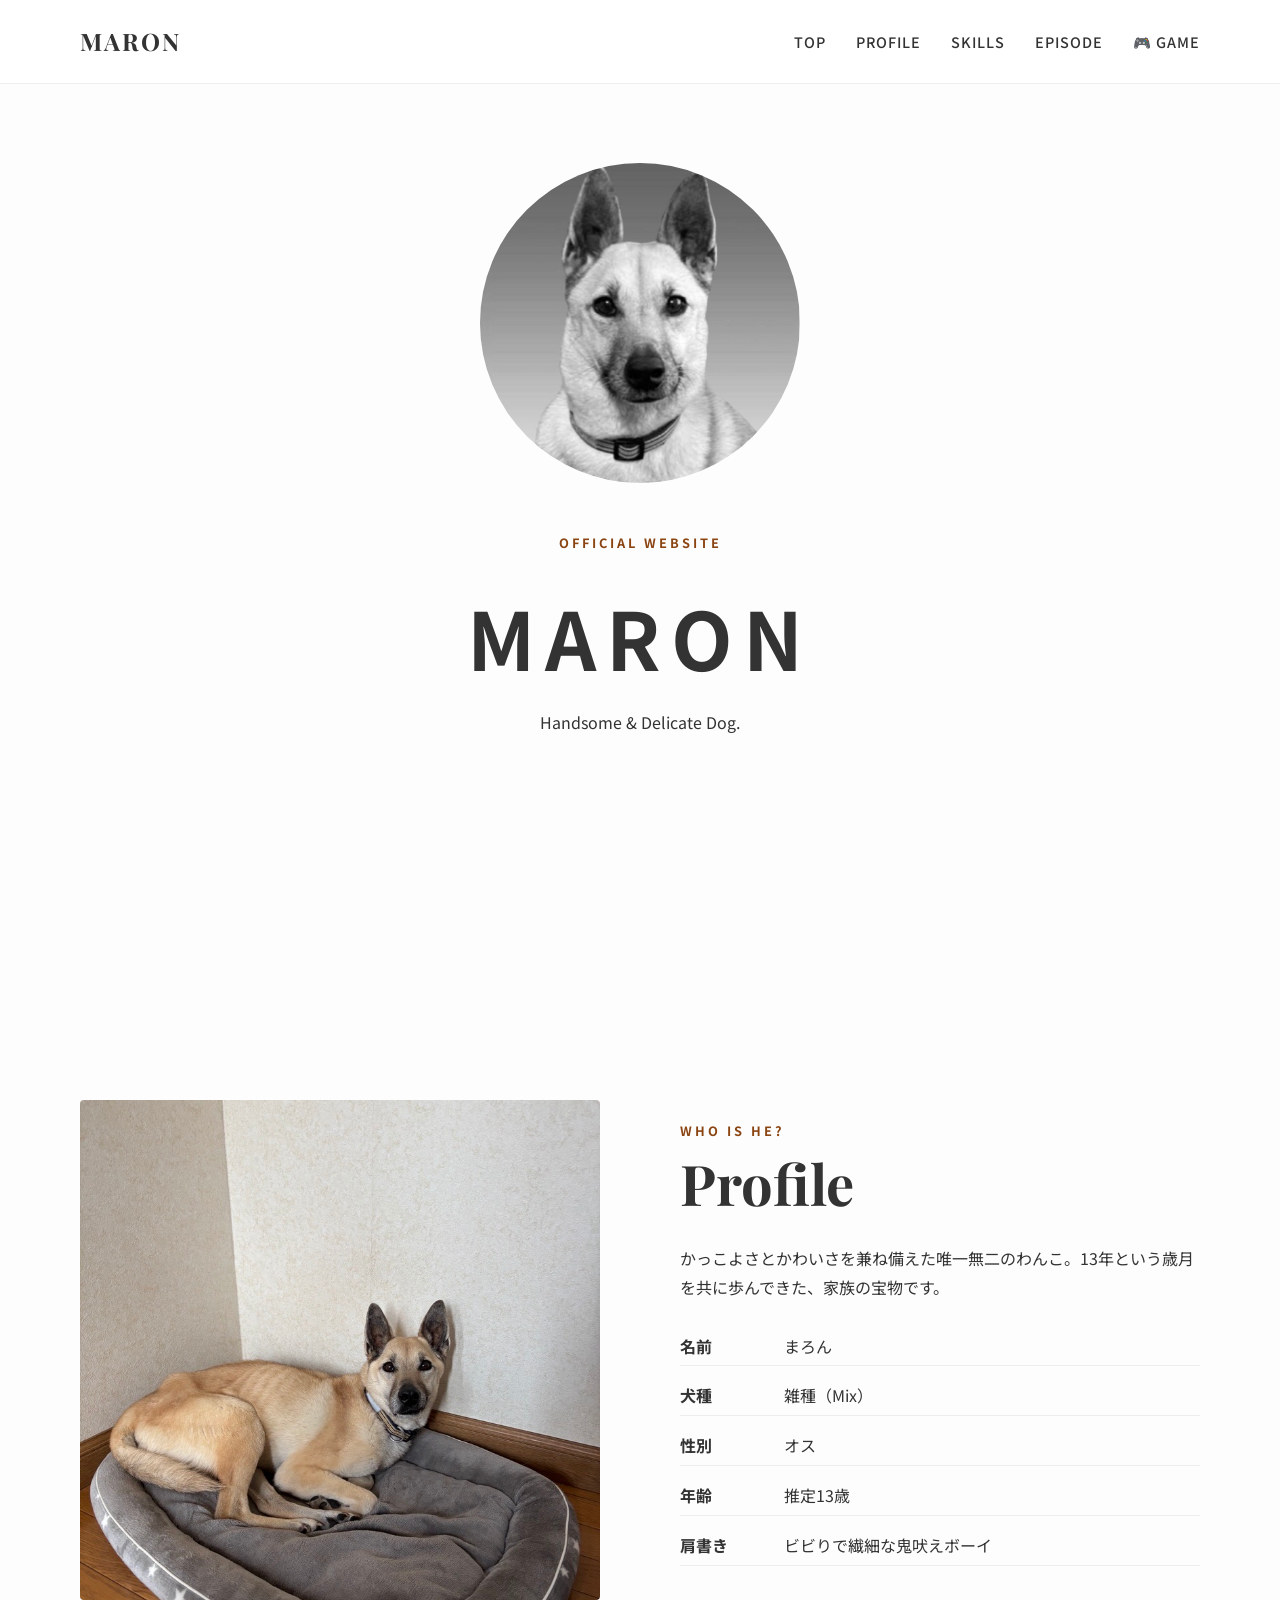
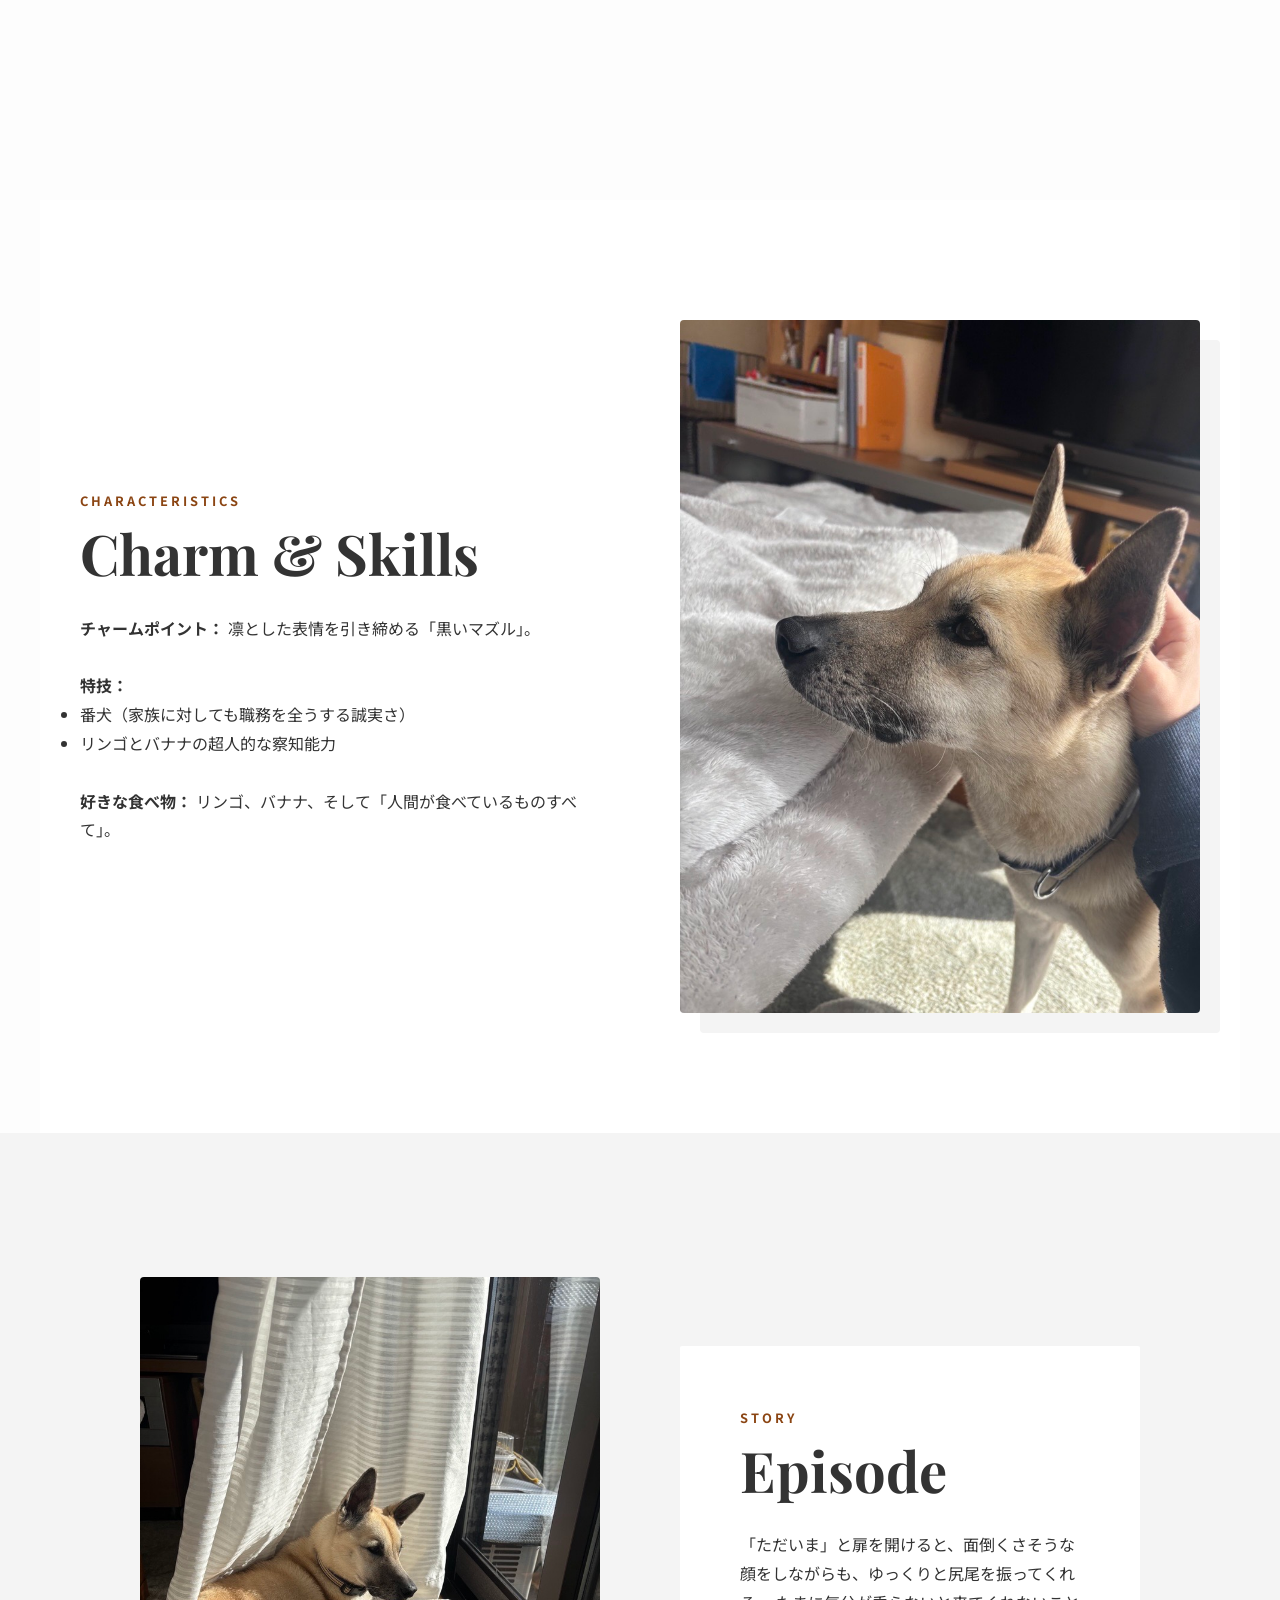
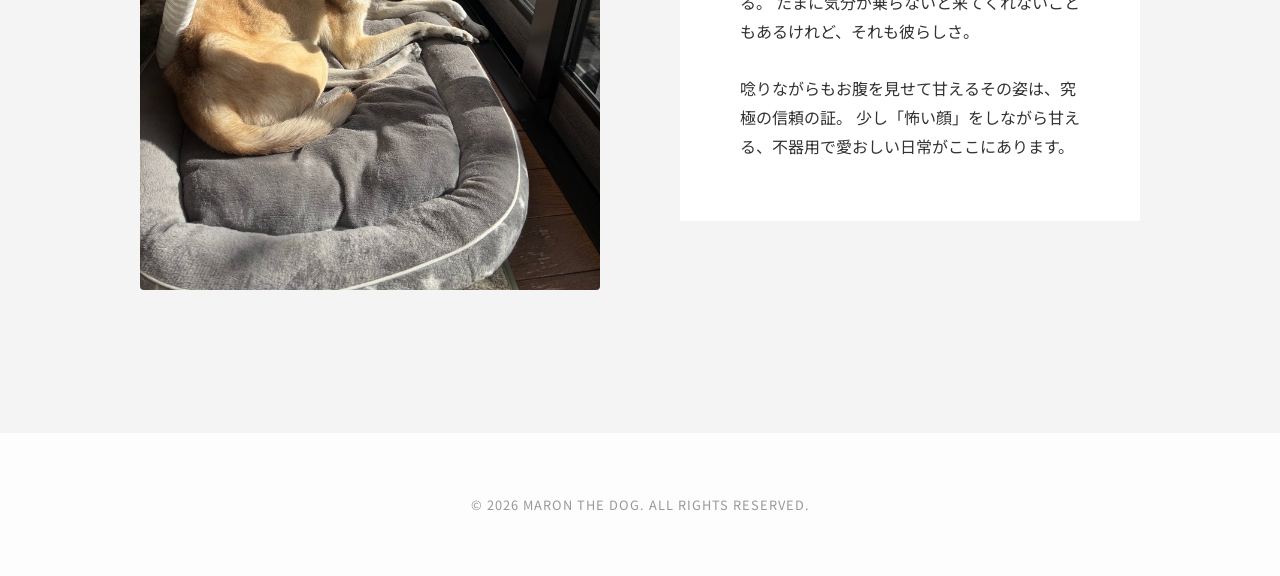
<file: index.html>
<!DOCTYPE html>
<html lang="ja">
<head>
    <meta charset="UTF-8">
    <meta name="viewport" content="width=device-width, initial-scale=1.0">
    <title>MARON Official Website | まろん公式サイト</title>
    <link href="https://fonts.googleapis.com/css2?family=Noto+Sans+JP:wght@300;500;700&family=Playfair+Display:ital,wght@0,700;1,700&display=swap" rel="stylesheet">
    <style>
        /* 全体設定 */
        :root {
            --bg-color: #fdfdfd;
            --text-color: #333;
            --accent-color: #8b4513; /* マズルをイメージした深い茶色 */
            --gray-light: #f4f4f4;
        }

        * {
            margin: 0;
            padding: 0;
            box-sizing: border-box;
        }

        html {
            scroll-behavior: smooth;
        }

        body {
            font-family: 'Noto Sans JP', sans-serif;
            background-color: var(--bg-color);
            color: var(--text-color);
            line-height: 1.8;
            overflow-x: hidden;
        }

        /* ナビゲーション */
        nav {
            position: fixed;
            top: 0;
            width: 100%;
            background: rgba(255, 255, 255, 0.9);
            backdrop-filter: blur(5px);
            z-index: 1000;
            padding: 20px 0;
            border-bottom: 1px solid #eee;
        }

        nav .container {
            display: flex;
            justify-content: space-between;
            align-items: center;
            max-width: 1200px;
            margin: 0 auto;
            padding: 0 40px;
        }

        .nav-logo {
            font-family: 'Playfair Display', serif;
            font-size: 1.5rem;
            font-weight: bold;
            letter-spacing: 2px;
        }

        nav ul {
            display: flex;
            gap: 30px;
            list-style: none;
        }

        nav a {
            text-decoration: none;
            color: var(--text-color);
            font-size: 0.9rem;
            font-weight: 500;
            transition: 0.3s;
            text-transform: uppercase;
            letter-spacing: 1px;
        }

        nav a:hover {
            color: var(--accent-color);
        }

        /* 共通セクション設定 */
        section {
            padding: 120px 40px;
            min-height: 100vh;
            display: flex;
            align-items: center;
            max-width: 1200px;
            margin: 0 auto;
        }

        .content-wrapper {
            display: grid;
            grid-template-columns: 1fr 1fr;
            gap: 80px;
            align-items: center;
        }

        h2 {
            font-family: 'Playfair Display', serif;
            font-size: 3.5rem;
            margin-bottom: 30px;
            line-height: 1.1;
        }

        .sub-title {
            display: block;
            font-size: 0.8rem;
            font-weight: bold;
            color: var(--accent-color);
            margin-bottom: 10px;
            letter-spacing: 3px;
        }

        /* 各セクション固有のデザイン */
        
        /* 1. TOP (Hero) */
        #top {
            justify-content: center;
            text-align: center;
        }

        .hero-img-container {
            position: relative;
            margin-bottom: 40px;
        }

        .hero-img {
            width: 320px;
            height: 320px;
            object-fit: cover;
            border-radius: 50%;
            filter: grayscale(100%);
            transition: 1.5s ease;
        }

        #top:hover .hero-img {
            filter: grayscale(0%);
        }

        .hero-title {
            font-size: 5rem;
            letter-spacing: 10px;
        }

        /* 2. PROFILE */
        .profile-img {
            width: 100%;
            height: 500px;
            object-fit: cover;
            border-radius: 4px;
        }

        .data-list {
            margin-top: 30px;
        }

        .data-item {
            margin-bottom: 15px;
            border-bottom: 1px solid #eee;
            padding-bottom: 5px;
        }

        .data-label {
            font-weight: bold;
            width: 100px;
            display: inline-block;
        }

        /* 3. SKILLS & CHARM */
        #skills { background-color: #fff; }
        .muzzle-img {
            width: 100%;
            border-radius: 4px;
            box-shadow: 20px 20px 0 var(--gray-light);
        }

        /* 4. EPISODE */
        #episode { background-color: var(--gray-light); min-width: 100vw; }
        .episode-card {
            background: white;
            padding: 60px;
            border-radius: 2px;
        }

        /* フッター */
        footer {
            text-align: center;
            padding: 60px 0;
            font-size: 0.8rem;
            color: #999;
            letter-spacing: 1px;
        }

        /* レスポンシブ (スマホ対応) */
        @media (max-width: 768px) {
            .content-wrapper { grid-template-columns: 1fr; gap: 40px; }
            h2 { font-size: 2.5rem; }
            .hero-title { font-size: 3rem; }
            nav .container { padding: 0 20px; }
            nav ul { display: none; } /* スマホではシンプルに */
        }
    </style>
</head>
<body>

    <nav>
        <div class="container">
            <div class="nav-logo">MARON</div>
            <ul>
                <li><a href="#top">Top</a></li>
                <li><a href="#profile">Profile</a></li>
                <li><a href="#skills">Skills</a></li>
                <li><a href="#episode">Episode</a></li>
                <li><a href="game/play.html">🎮 Game</a></li>
            </ul>
        </div>
    </nav>

    <section id="top">
        <div>
            <div class="hero-img-container">
                <img src="Image.jpg" alt="Maron Hero" class="hero-img">
            </div>
            <span class="sub-title">OFFICIAL WEBSITE</span>
            <h1 class="hero-title">MARON</h1>
            <p>Handsome & Delicate Dog.</p>
        </div>
    </section>

    <section id="profile">
        <div class="content-wrapper">
            <img src="Image (1).jpg" alt="Maron Profile" class="profile-img">
            <div>
                <span class="sub-title">WHO IS HE?</span>
                <h2>Profile</h2>
                <p>かっこよさとかわいさを兼ね備えた唯一無二のわんこ。13年という歳月を共に歩んできた、家族の宝物です。</p>
                
                <div class="data-list">
                    <div class="data-item"><span class="data-label">名前</span> まろん</div>
                    <div class="data-item"><span class="data-label">犬種</span> 雑種（Mix）</div>
                    <div class="data-item"><span class="data-label">性別</span> オス</div>
                    <div class="data-item"><span class="data-label">年齢</span> 推定13歳</div>
                    <div class="data-item"><span class="data-label">肩書き</span> ビビりで繊細な鬼吠えボーイ</div>
                </div>
            </div>
        </div>
    </section>

    <section id="skills">
        <div class="content-wrapper">
            <div>
                <span class="sub-title">CHARACTERISTICS</span>
                <h2>Charm & Skills</h2>
                <p><strong>チャームポイント：</strong> 凛とした表情を引き締める「黒いマズル」。</p>
                <br>
                <p><strong>特技：</strong></p>
                <ul>
                    <li>番犬（家族に対しても職務を全うする誠実さ）</li>
                    <li>リンゴとバナナの超人的な察知能力</li>
                </ul>
                <br>
                <p><strong>好きな食べ物：</strong> リンゴ、バナナ、そして「人間が食べているものすべて」。</p>
            </div>
            <img src="Image (4).jpg" alt="Maron Muzzle" class="muzzle-img">
        </div>
    </section>

    <section id="episode">
        <div class="content-wrapper" style="max-width: 1000px; margin: 0 auto;">
            <img src="Image (2).jpg" alt="Maron Life" style="width: 100%; border-radius: 4px;">
            <div class="episode-card">
                <span class="sub-title">STORY</span>
                <h2>Episode</h2>
                <p>
                    「ただいま」と扉を開けると、面倒くさそうな顔をしながらも、ゆっくりと尻尾を振ってくれる。
                    たまに気分が乗らないと来てくれないこともあるけれど、それも彼らしさ。
                </p>
                <br>
                <p>
                    唸りながらもお腹を見せて甘えるその姿は、究極の信頼の証。
                    少し「怖い顔」をしながら甘える、不器用で愛おしい日常がここにあります。
                </p>
            </div>
        </div>
    </section>

    <footer>
        <p>&copy; 2026 MARON THE DOG. ALL RIGHTS RESERVED.</p>
    </footer>

</body>
</html>
</file>
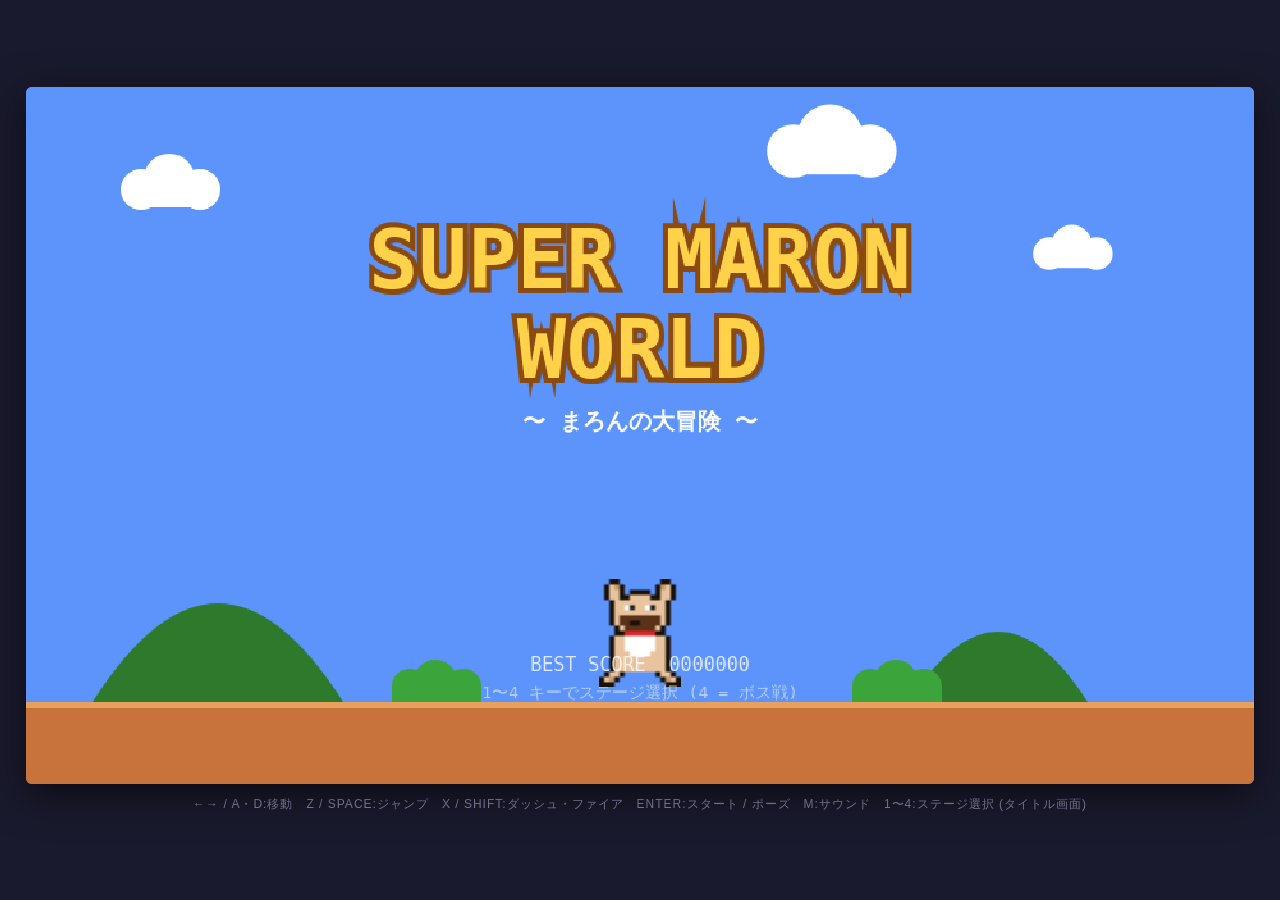
<file: game/index.html>
<!DOCTYPE html>
<html lang="ja">
<head>
    <meta charset="UTF-8">
    <meta name="viewport" content="width=device-width, initial-scale=1.0, user-scalable=no">
    <title>SUPER MARON WORLD | まろんの大冒険</title>
    <link rel="stylesheet" href="css/style.css">
</head>
<body>
    <div id="game-wrap">
        <canvas id="game" width="960" height="544"></canvas>
    </div>
    <div id="touch-controls">
        <div class="tc-group">
            <button class="tc-btn" id="tc-left">◀</button>
            <button class="tc-btn" id="tc-right">▶</button>
        </div>
        <div class="tc-group">
            <button class="tc-btn tc-round" id="tc-run">B</button>
            <button class="tc-btn tc-round" id="tc-jump">A</button>
        </div>
    </div>
    <p id="help">
        ←→ / A・D:移動&emsp;Z / SPACE:ジャンプ&emsp;X / SHIFT:ダッシュ・ファイア&emsp;ENTER:スタート / ポーズ&emsp;M:サウンド&emsp;1〜4:ステージ選択 (タイトル画面)
    </p>
    <script type="module" src="js/main.js"></script>
</body>
</html>
</file>
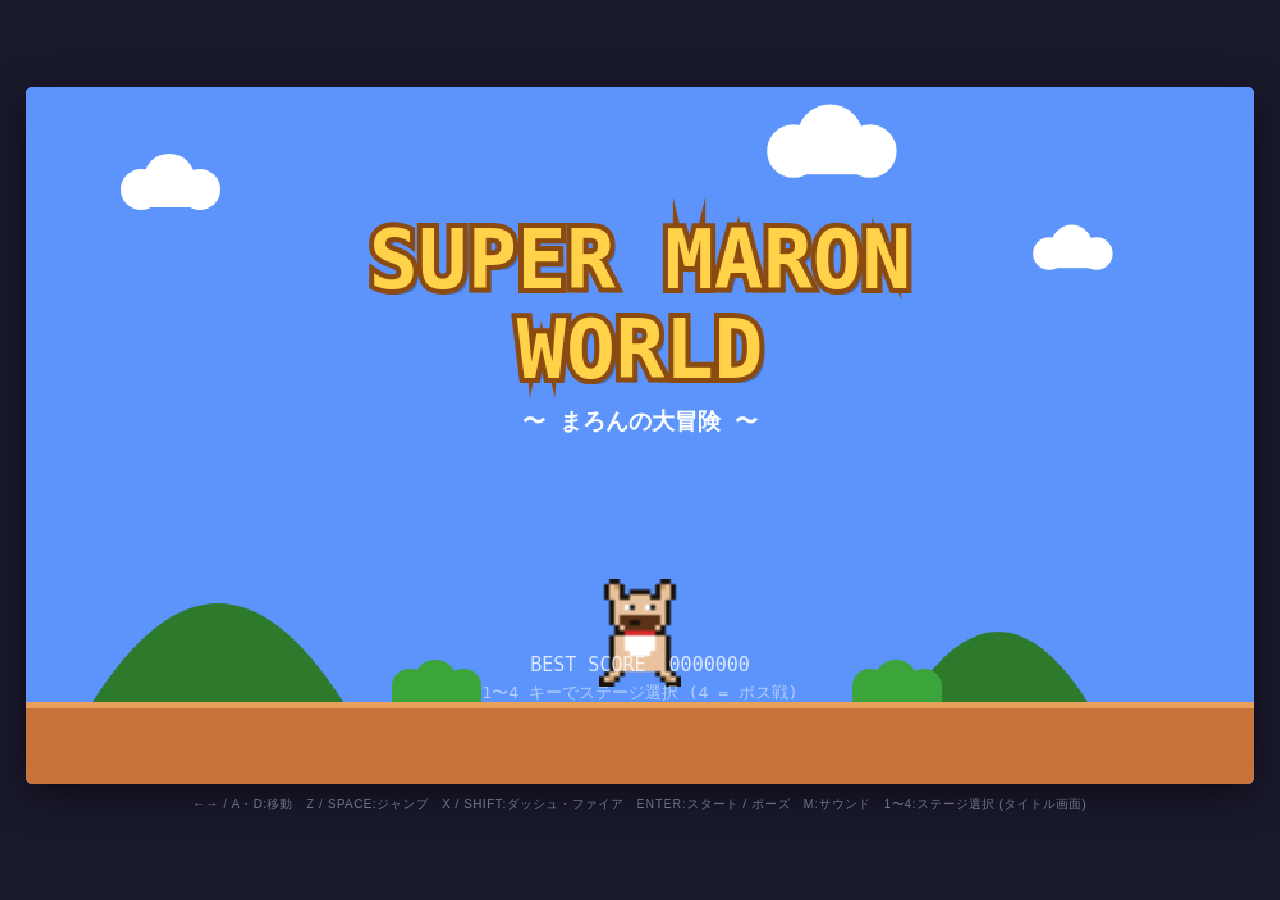
<file: game/play.html>
<!DOCTYPE html>
<html lang="ja">
<head>
    <meta charset="UTF-8">
    <meta name="viewport" content="width=device-width, initial-scale=1.0, user-scalable=no">
    <title>SUPER MARON WORLD | まろんの大冒険</title>
    <style>
* {
    margin: 0;
    padding: 0;
    box-sizing: border-box;
}

html, body {
    width: 100%;
    height: 100%;
    background: #1a1a2e;
    overflow: hidden;
    font-family: 'Noto Sans JP', sans-serif;
    touch-action: none;
}

body {
    display: flex;
    flex-direction: column;
    align-items: center;
    justify-content: center;
    gap: 12px;
}

#game-wrap {
    position: relative;
    width: min(96vw, calc(96vh * 960 / 544 - 60px));
    aspect-ratio: 960 / 544;
    box-shadow: 0 10px 40px rgba(0, 0, 0, 0.6);
    border-radius: 6px;
    overflow: hidden;
}

#game {
    width: 100%;
    height: 100%;
    display: block;
    image-rendering: pixelated;
    image-rendering: crisp-edges;
    background: #5c94fc;
}

#help {
    color: #8888aa;
    font-size: 12px;
    letter-spacing: 1px;
    text-align: center;
    padding: 0 10px;
}

/* ---- タッチ操作 (タッチデバイスのみ、ゲーム画面の下に表示) ---- */
#touch-controls {
    display: none;
    width: min(96vw, calc(96vh * 960 / 544 - 60px));
    justify-content: space-between;
    align-items: center;
}

@media (pointer: coarse) {
    #touch-controls {
        display: flex;
    }

    /* ボタンの分の高さを確保してはみ出しを防ぐ */
    #game-wrap,
    #touch-controls {
        width: min(96vw, calc((100vh - 130px) * 960 / 544));
    }

    /* スマホではキーボード説明は不要 */
    #help {
        display: none;
    }
}

.tc-group {
    display: flex;
    gap: 16px;
}

.tc-btn {
    width: 64px;
    height: 64px;
    border: 2px solid rgba(255, 255, 255, 0.5);
    border-radius: 12px;
    background: rgba(0, 0, 0, 0.30);
    color: rgba(255, 255, 255, 0.85);
    font-size: 22px;
    font-weight: bold;
    user-select: none;
    -webkit-user-select: none;
    touch-action: none;
}

.tc-round { border-radius: 50%; }

.tc-btn:active {
    background: rgba(255, 255, 255, 0.35);
}

</style>
</head>
<body>
    <div id="game-wrap">
        <canvas id="game" width="960" height="544"></canvas>
    </div>
    <div id="touch-controls">
        <div class="tc-group">
            <button class="tc-btn" id="tc-left">◀</button>
            <button class="tc-btn" id="tc-right">▶</button>
        </div>
        <div class="tc-group">
            <button class="tc-btn tc-round" id="tc-run">B</button>
            <button class="tc-btn tc-round" id="tc-jump">A</button>
        </div>
    </div>
    <p id="help">
        ←→ / A・D:移動&emsp;Z / SPACE:ジャンプ&emsp;X / SHIFT:ダッシュ・ファイア&emsp;ENTER:スタート / ポーズ&emsp;M:サウンド&emsp;1〜4:ステージ選択 (タイトル画面)
    </p>
    <script>
'use strict';

// ===== js/level.js =====
// タイルマップ式のレベル管理
const TS = 32;            // タイル1辺のピクセル数
const ROWS = 17;          // 画面の縦タイル数

const T = {
    EMPTY: 0, GROUND: 1, BRICK: 2, QUESTION: 3, USED: 4, HARD: 5,
    PIPE_TL: 6, PIPE_TR: 7, PIPE_L: 8, PIPE_R: 9,
    COIN: 10, POLE: 11, POLE_TOP: 12,
};

const SOLID = new Set([
    T.GROUND, T.BRICK, T.QUESTION, T.USED, T.HARD,
    T.PIPE_TL, T.PIPE_TR, T.PIPE_L, T.PIPE_R,
]);

const GROUND_Y = 15;      // 地面の上端の行

// レベルデータを組み立てるためのビルダー
class Builder {
    constructor(level) { this.level = level; }

    set(x, y, id) {
        if (x < 0 || x >= this.level.width || y < 0 || y >= ROWS) return;
        this.level.grid[y * this.level.width + x] = id;
    }

    // x0〜x1 (両端含む) に地面を敷く
    ground(x0, x1, topY = GROUND_Y) {
        for (let x = x0; x <= x1; x++)
            for (let y = topY; y < ROWS; y++) this.set(x, y, T.GROUND);
    }

    row(id, x0, x1, y) {
        for (let x = x0; x <= x1; x++) this.set(x, y, id);
    }

    brick(x, y) { this.set(x, y, T.BRICK); }
    bricks(x0, x1, y) { this.row(T.BRICK, x0, x1, y); }
    hard(x, y) { this.set(x, y, T.HARD); }

    // ハテナブロック content: 'coin' | 'power' | 'life'
    q(x, y, content = 'coin') {
        this.set(x, y, T.QUESTION);
        this.level.contents.set(`${x},${y}`, content);
    }

    coin(x, y) { this.set(x, y, T.COIN); }
    coins(x0, x1, y) { this.row(T.COIN, x0, x1, y); }

    // 土管 (幅2タイル・高さ h タイル)
    pipe(x, h, topY = GROUND_Y) {
        for (let i = 0; i < h; i++) {
            const y = topY - 1 - i;
            const top = i === h - 1;
            this.set(x, y, top ? T.PIPE_TL : T.PIPE_L);
            this.set(x + 1, y, top ? T.PIPE_TR : T.PIPE_R);
        }
    }

    // 上り階段 (硬いブロック)
    stairsUp(x, h, baseY = GROUND_Y) {
        for (let i = 0; i < h; i++)
            for (let j = 0; j <= i; j++) this.set(x + i, baseY - 1 - j, T.HARD);
    }

    // 下り階段
    stairsDown(x, h, baseY = GROUND_Y) {
        for (let i = 0; i < h; i++)
            for (let j = 0; j < h - i; j++) this.set(x + i, baseY - 1 - j, T.HARD);
    }

    enemy(type, x, y = GROUND_Y - 1) {
        this.level.spawns.push({ type, x: x * TS, y: y * TS });
    }

    // ゴール: 旗 + 城
    goal(x, baseY = GROUND_Y) {
        this.stairsUp(x - 9, 8, baseY);
        for (let y = baseY - 10; y < baseY; y++) this.set(x, y, T.POLE);
        this.set(x, baseY - 11, T.POLE_TOP);
        this.level.flagX = x;
        this.level.castleX = x + 6;
    }

    decor(kind, x, extra = 0) {
        this.level.decor.push({ kind, x: x * TS, extra });
    }
}

class Level {
    constructor(data) {
        this.name = data.name;
        this.theme = data.theme;
        this.music = data.music || 'overworld';
        this.width = data.width;
        this.time = data.time || 300;
        this.bossLevel = !!data.boss;
        this.grid = new Uint8Array(this.width * ROWS);
        this.contents = new Map();
        this.spawns = [];
        this.decor = [];
        this.flagX = this.width - 5;
        this.castleX = this.width - 3;
        this.playerSpawn = data.playerSpawn || { x: 3 * TS, y: (GROUND_Y - 2) * TS };
        data.build(new Builder(this));
        this.pixelWidth = this.width * TS;
        this.pixelHeight = ROWS * TS;
    }

    tileAt(col, row) {
        if (col < 0 || col >= this.width || row < 0 || row >= ROWS) return T.EMPTY;
        return this.grid[row * this.width + col];
    }

    setTile(col, row, id) {
        if (col < 0 || col >= this.width || row < 0 || row >= ROWS) return;
        this.grid[row * this.width + col] = id;
    }

    isSolid(col, row) {
        if (col < 0 || col >= this.width) return true;  // 左右の壁
        if (row < 0 || row >= ROWS) return false;        // 上下は抜ける(穴)
        return SOLID.has(this.grid[row * this.width + col]);
    }
}

// AABB をタイルに対して移動・衝突解決する共通ルーチン
// entity: {x, y, w, h, vx, vy} を直接書き換え、結果フラグを返す
function moveAndCollide(e, level, dt) {
    const res = { ground: false, ceiling: false, wall: false, headTiles: [] };

    // --- X 軸 ---
    e.x += e.vx * dt;
    if (e.vx > 0) {
        const col = Math.floor((e.x + e.w) / TS);
        for (let row = Math.floor(e.y / TS); row <= Math.floor((e.y + e.h - 1) / TS); row++) {
            if (level.isSolid(col, row)) {
                e.x = col * TS - e.w - 0.01;
                e.vx = 0;
                res.wall = true;
                break;
            }
        }
    } else if (e.vx < 0) {
        const col = Math.floor(e.x / TS);
        for (let row = Math.floor(e.y / TS); row <= Math.floor((e.y + e.h - 1) / TS); row++) {
            if (level.isSolid(col, row)) {
                e.x = (col + 1) * TS + 0.01;
                e.vx = 0;
                res.wall = true;
                break;
            }
        }
    }

    // --- Y 軸 ---
    e.y += e.vy * dt;
    if (e.vy > 0) {
        const row = Math.floor((e.y + e.h) / TS);
        for (let col = Math.floor((e.x + 2) / TS); col <= Math.floor((e.x + e.w - 3) / TS); col++) {
            if (level.isSolid(col, row)) {
                e.y = row * TS - e.h - 0.01;
                e.vy = 0;
                res.ground = true;
                break;
            }
        }
    } else if (e.vy < 0) {
        const row = Math.floor(e.y / TS);
        for (let col = Math.floor((e.x + 2) / TS); col <= Math.floor((e.x + e.w - 3) / TS); col++) {
            if (level.isSolid(col, row)) {
                e.y = (row + 1) * TS + 0.01;
                e.vy = 0;
                res.ceiling = true;
                res.headTiles.push({ col, row });
            }
        }
    }
    return res;
}

// 接地しているかどうかの判定 (足元 1px 下にソリッドがあるか)
function onGround(e, level) {
    const row = Math.floor((e.y + e.h + 1) / TS);
    for (let col = Math.floor((e.x + 2) / TS); col <= Math.floor((e.x + e.w - 3) / TS); col++) {
        if (level.isSolid(col, row)) return true;
    }
    return false;
}

// ===== js/sprites.js =====
// 全てのグラフィックをコードで生成する (画像ファイル不要のオリジナルドット絵)
const SCALE = 2;

// 文字列のドット絵 → オフスクリーンキャンバス
function px(rows, palette, scale = SCALE) {
    const h = rows.length;
    const w = rows[0].length;
    const cv = document.createElement('canvas');
    cv.width = w * scale;
    cv.height = h * scale;
    const c = cv.getContext('2d');
    for (let y = 0; y < h; y++) {
        for (let x = 0; x < w; x++) {
            const ch = rows[y][x];
            if (ch === '.' || ch === ' ') continue;
            c.fillStyle = palette[ch] || '#f0f';
            c.fillRect(x * scale, y * scale, scale, scale);
        }
    }
    return cv;
}

function flipped(img) {
    const cv = document.createElement('canvas');
    cv.width = img.width;
    cv.height = img.height;
    const c = cv.getContext('2d');
    c.translate(img.width, 0);
    c.scale(-1, 1);
    c.drawImage(img, 0, 0);
    return cv;
}

// ---- 主人公: 犬の「まろん」 ----
const DOG_PAL = {
    K: '#1a1208', B: '#e8c39e', D: '#c49a6c', W: '#ffffff',
    R: '#d62828', P: '#5a3218', G: '#222222',
};
// ファイアまろん (白毛 + 赤バンダナ)
const DOG_FIRE_PAL = { ...DOG_PAL, B: '#f5f0e8', D: '#cfc5b5', P: '#ffd9a0' };

const DOG_HEAD = [
    '..KK........KK..',
    '.KBDK......KDBK.',
    '.KBBK.KKKK.KBBK.',
    '.KBBKKBBBBKKBBK.',
    '..KBBBBBBBBBBK..',
    '..KBBWGBBWGBBK..',
    '..KBBBBBBBBBBK..',
    '..KBPPPPPPPPBK..',
    '..KBPPKKPPPPBK..',
    '...KBPPPPPPBK...',
    '...KKRRRRRRKK...',
];
const LEGS_IDLE = [
    '..KBBBBBBBBBBK..',
    '..KBBBBBBBBBBK..',
    '..KBBK....KBBK..',
    '..KBDK....KDBK..',
    '..KKK......KKK..',
];
const LEGS_RUN1 = [
    '..KBBBBBBBBBBK..',
    '..KBBBBBBBBBBK..',
    '.KBBK......KBBK.',
    'KBDK........KDBK',
    'KKK..........KKK',
];
const LEGS_RUN2 = [
    '..KBBBBBBBBBBK..',
    '..KBBBBBBBBBBK..',
    '....KBBKKBBK....',
    '....KDBKKBDK....',
    '....KKK..KKK....',
];
const LEGS_JUMP = [
    '..KBBBBBBBBBBK..',
    '..KBBBBBBBBBBK..',
    '..KKBBK..KBBKK..',
    '...KKDK..KDKK...',
    '....KK....KK....',
];
const BIG_BODY = [
    '..KBBWWWWWWBBK..',
    '..KBBWWWWWWBBK..',
    '..KBBWWWWWWBBK..',
    '..KBBBWWWWBBBK..',
    '..KBBBBBBBBBBK..',
    '..KBBBBBBBBBBK..',
    '..KBBBBBBBBBBK..',
];
const BIG_LEGS_IDLE = LEGS_IDLE.slice(2);
const BIG_LEGS_RUN1 = LEGS_RUN1.slice(2);
const BIG_LEGS_RUN2 = LEGS_RUN2.slice(2);
const BIG_LEGS_JUMP = LEGS_JUMP.slice(2);

function dogSmall(legs, pal) { return px([...DOG_HEAD, ...legs], pal); }
function dogBig(legs, pal) { return px([...DOG_HEAD, ...BIG_BODY, ...legs], pal); }

// ---- 敵: クリボン (栗) ----
const KURI_PAL = { K: '#1a1208', D: '#5e3a1a', B: '#c8884a', W: '#ffffff', S: '#e8d0a0' };
const KURI_1 = [
    '.....KKKKKK.....',
    '...KKDDDDDDKK...',
    '..KDDDDDDDDDDK..',
    '.KDDBBBBBBBBDDK.',
    '.KDBBBBBBBBBBDK.',
    'KDBBWKBBBBKWBBDK',
    'KDBBKKBBBBKKBBDK',
    'KDBBBBBBBBBBBBDK',
    'KDBBBKBBBBKBBBDK',
    '.KDBBBKKKKBBBDK.',
    '.KKDDDDDDDDDDKK.',
    '..KKKKKKKKKKKK..',
    '..KSSK....KSSK..',
    '..KSSK....KSSK..',
    '.KSSSK....KSSSK.',
    '.KKKKK....KKKKK.',
];
const KURI_2 = [
    ...KURI_1.slice(0, 12),
    '...KSSK..KSSK...',
    '...KSSK..KSSK...',
    '...KSSSKKSSSK...',
    '...KKKKKKKKKK...',
];
const KURI_FLAT = [
    '................',
    '................',
    '................',
    '................',
    '................',
    '................',
    '................',
    '................',
    '................',
    '................',
    '.....KKKKKK.....',
    '...KKDDDDDDKK...',
    '.KKDDBBBBBBDDKK.',
    'KDDBBWKBBBBKWBDK',
    'KSSSSSSSSSSSSSSK',
    '.KKKKKKKKKKKKKK.',
];

// ---- 敵: カメッキー ----
const KAME_PAL = { K: '#103018', Y: '#e8c860', W: '#ffffff', G: '#3ba53b', E: '#f0e8c0' };
const KAME_1 = [
    '.....KKKK.......',
    '....KYYYYK......',
    '....KYWKYYK.....',
    '....KYYYYYK.....',
    '.....KYYK.......',
    '...KKGGGGKK.....',
    '..KGGEEEEGGK....',
    '.KGEEGGGGEEGK...',
    '.KGEGGGGGGEGK...',
    '.KGEGGGGGGEGK...',
    '.KGEEGGGGEEGK...',
    '..KGGEEEEGGK....',
    '...KKGGGGKK.....',
    '...KYYK.KYYK....',
    '..KYYK...KYYK...',
    '..KKK.....KKK...',
];
const KAME_2 = [
    ...KAME_1.slice(0, 13),
    '....KYYKYYK.....',
    '....KYYKYYK.....',
    '....KKK.KKK.....',
];
const SHELL = [
    '................',
    '................',
    '................',
    '................',
    '...KKKKKKKKKK...',
    '..KGGEEEEEEGGK..',
    '.KGEEGGGGGGEEGK.',
    '.KGEGGKKKKGGEGK.',
    '.KGEGGKKKKGGEGK.',
    '.KGEGGGGGGGGEGK.',
    '.KGEEGGGGGGEEGK.',
    '..KGGEEEEEEGGK..',
    '...KKKKKKKKKK...',
    '..KEEK....KEEK..',
    '...KK......KK...',
    '................',
];

// ---- アイテム ----
const ITEM_PAL = {
    K: '#1a1208', R: '#d62828', W: '#ffffff', O: '#ff9f1c',
    G: '#2d8a2d', E: '#3fbf3f',
};
const MUSHROOM = [
    '....KKKKKKKK....',
    '..KKRRWWWWRRKK..',
    '.KRRRWWWWWWRRRK.',
    '.KRWWRRRRRRWWRK.',
    'KRRWWRRRRRRWWRRK',
    'KRRRRRRWWRRRRRRK',
    'KRRRRRWWWWRRRRRK',
    '.KKKKKKKKKKKKKK.',
    '..KWWWWWWWWWWK..',
    '..KWWKWWWWKWWK..',
    '..KWWWWWWWWWWK..',
    '...KWWWWWWWWK...',
    '....KKKKKKKK....',
    '................',
    '................',
    '................',
];
const ONEUP_PAL = { ...ITEM_PAL, R: '#2d8a2d' };
const FLOWER = [
    '....KKKKKK......',
    '...KRRRRRRK.....',
    '..KRRWWWWRRK....',
    '..KRWWOOWWRK....',
    '..KRWWOOWWRK....',
    '..KRRWWWWRRK....',
    '...KRRRRRRK.....',
    '....KKKKKK......',
    '......KEK.......',
    '.KEK..KEK..KEK..',
    '..KEK.KEK.KEK...',
    '...KEEKEKEEK....',
    '.....KEEEK......',
    '......KEK.......',
    '......KEK.......',
    '................',
];

// ---- 敵: きいろちゃん (金色ハムスター・ぴょんぴょん跳ねる) ----
const KIIRO_PAL = { K: '#1a1208', Y: '#e8c060', L: '#f8eed4', P: '#f0a8b8' };
const KIIRO_1 = [
    '...KK......KK...',
    '..KPYK....KYPK..',
    '..KYYKKKKKKYYK..',
    '.KYYYYYYYYYYYYK.',
    '.KYYYYYYYYYYYYK.',
    'KYYKKYYYYYYKKYYK',
    'KYYKKYYYYYYKKYYK',
    'KYYYYYYPPYYYYYYK',
    'KYLLLYYYYYYLLLYK',
    'KYLLLLLYYLLLLLYK',
    'KYLLLLLLLLLLLLYK',
    '.KYLLLLLLLLLLYK.',
    '..KKLLLLLLLLKK..',
    '...KPPK..KPPK...',
    '...KPPK..KPPK...',
    '...KKK....KKK...',
];
const KIIRO_2 = [
    ...KIIRO_1.slice(0, 13),
    '....KPPKKPPK....',
    '....KPPKKPPK....',
    '....KKK..KKK....',
];
const KIIRO_FLAT = [
    '................',
    '................',
    '................',
    '................',
    '................',
    '................',
    '................',
    '................',
    '................',
    '................',
    '.....KKKKKK.....',
    '...KKYYYYYYKK...',
    '.KKYYKKYYKKYYKK.',
    'KYYLLLLLLLLLLYYK',
    'KPPPPPPPPPPPPPPK',
    '.KKKKKKKKKKKKKK.',
];

// ---- 敵: おすしちゃん (白ハムスター・ハートクッキー持ちでちょこちょこ走る) ----
const OSUSHI_PAL = { K: '#1a1208', W: '#f6f3ee', P: '#f0a8b8', C: '#e0b888', R: '#e03030', G: '#d8d4cc' };
const OSUSHI_1 = [
    '...KK......KK...',
    '..KPWK....KWPK..',
    '..KWWKKKKKKWWK..',
    '.KWWWWWWWWWWWWK.',
    '.KWWWWWWWWWWWWK.',
    'KWWKKWWWWWWKKWWK',
    'KWWKKWWWWWWKKWWK',
    'KWWWWWWPPWWWWWWK',
    'KWWWWWCCCCWWWWWK',
    'KWWWWWCRRCWWWWWK',
    'KWWWWWCCCCWWWWWK',
    '.KWWWWWWWWWWWWK.',
    '..KKWWWWWWWWKK..',
    '...KPPK..KPPK...',
    '...KPPK..KPPK...',
    '...KKK....KKK...',
];
const OSUSHI_2 = [
    ...OSUSHI_1.slice(0, 13),
    '....KPPKKPPK....',
    '....KPPKKPPK....',
    '....KKK..KKK....',
];
const OSUSHI_FLAT = [
    '................',
    '................',
    '................',
    '................',
    '................',
    '................',
    '................',
    '................',
    '................',
    '................',
    '.....KKKKKK.....',
    '...KKWWWWWWKK...',
    '.KKWWKKWWKKWWKK.',
    'KWWGGGGGGGGGGWWK',
    'KPPPPPPPPPPPPPPK',
    '.KKKKKKKKKKKKKK.',
];

// ---- 敵: ルルちゃん (ふわふわ子犬・空中を縦横無尽に飛び回る) ----
const LULU_PAL = { K: '#1a1208', C: '#f0dfc0', D: '#d8c098', W: '#fbf7ee' };
const LULU_1 = [
    '.KK..........KK.',
    'KCCK.KKKKKK.KCCK',
    'KCCKKCCCCCCKKCCK',
    'KCDKCCCCCCCCKDCK',
    'KCDKCKKCCKKCKDCK',
    '.KKCCKKCCKKCCKK.',
    '..KCCCCCCCCCCK..',
    '..KCCCKKKKCCCK..',
    '..KCWWWKKWWWCK..',
    '..KCWWWWWWWWCK..',
    '...KKWWWWWWKK...',
    '..KWWWWWWWWWWK..',
    '..KWWWWWWWWWWK..',
    '..KWWWWWWWWWWK..',
    '...KWWK..KWWK...',
    '...KKK....KKK...',
];
const LULU_2 = [
    '................',
    '.KK..KKKKKK..KK.',
    'KCCKKCCCCCCKKCCK',
    ...LULU_1.slice(3, 14),
    '....KWWKKWWK....',
    '....KKK..KKK....',
];

// ---- ボス: ゆいちゃん (ボブヘアの女の子) ----
const YUI_PAL = { K: '#1a1208', H: '#4a3320', S: '#ffd9b8', R: '#e86890', W: '#ffffff', M: '#d04060' };
const YUI_TOP = [
    '......KKKKKKKKKKKK......',
    '....KKHHHHHHHHHHHHKK....',
    '...KHHHHHHHHHHHHHHHHK...',
    '..KHHHHHHHHHHHHHHHHHHK..',
    '..KHHHHHHHHHHHHHHHHHHK..',
    '.KHHHHHHHHHHHHHHHHHHHHK.',
    '.KHHHKSSSSSSSSSSSSKHHHK.',
    '.KHHKSSSSSSSSSSSSSSKHHK.',
];
const YUI_EYES_OPEN = [
    '.KHHKSSKKSSSSSSKKSSKHHK.',
    '.KHHKSSKKSSSSSSKKSSKHHK.',
];
const YUI_EYES_CLOSED = [
    '.KHHKSSSSSSSSSSSSSSKHHK.',
    '.KHHKSSKKSSSSSSKKSSKHHK.',
];
const YUI_MID = [
    '.KHHKSSSSSSSSSSSSSSKHHK.',
    '.KHHKSSSSKMMMMKSSSSKHHK.',
    '.KHHHKSSSSSSSSSSSSKHHHK.',
    '.KHHHHKSSSSSSSSSSKHHHHK.',
    '..KHHHHKKKKKKKKKKHHHHK..',
    '..KKHHHHHHHHHHHHHHHHKK..',
    '....KKKKRRRRRRRRKKKK....',
    '...KSSKRRRRRRRRRRKSSK...',
    '..KSSKRRRRRRRRRRRRKSSK..',
    '..KSSKRRRRRRRRRRRRKSSK..',
    '..KKKRRRRRRRRRRRRRRKKK..',
    '....KRRRRRRRRRRRRRRK....',
    '...KRRRRRRRRRRRRRRRRK...',
    '...KRRRRRRRRRRRRRRRRK...',
    '...KKKKKKKKKKKKKKKKKK...',
];
const YUI_LEGS_1 = [
    '.....KSSK......KSSK.....',
    '.....KSSK......KSSK.....',
    '.....KSSK......KSSK.....',
    '....KWWWK......KWWWK....',
    '....KKKKK......KKKKK....',
];
const YUI_LEGS_2 = [
    '....KSSK........KSSK....',
    '...KSSK..........KSSK...',
    '...KSSK..........KSSK...',
    '..KWWWK..........KWWWK..',
    '..KKKKK..........KKKKK..',
];
const YUI_1 = [...YUI_TOP, ...YUI_EYES_OPEN, ...YUI_MID, ...YUI_LEGS_1];
const YUI_2 = [...YUI_TOP, ...YUI_EYES_OPEN, ...YUI_MID, ...YUI_LEGS_2];
const YUI_DIZZY = [...YUI_TOP, ...YUI_EYES_CLOSED, ...YUI_MID, ...YUI_LEGS_1];

// ---- ボス: さすけくん & ひろやくん (センター分けの男の子) ----
const BOY_HEAD = [
    '.......KKKKKKKKKK.......',
    '.....KKHHHHHHHHHHKK.....',
    '....KHHHHHHKKHHHHHHK....',
    '...KHHHHHKSSSSKHHHHHK...',
    '...KHHHKSSSSSSSSKHHHK...',
    '...KHHKSSSSSSSSSSKHHK...',
];
const BOY_EYES_OPEN = [
    '..KHHKSSKKSSSSKKSSKHHK..',
    '..KHHKSSKKSSSSKKSSKHHK..',
];
const BOY_EYES_CLOSED = [
    '..KHHKSSSSSSSSSSSSKHHK..',
    '..KHHKSSKKSSSSKKSSKHHK..',
];
const BOY_FACE_BOTTOM = [
    '...KSSSSSSSSSSSSSSSSK...',
    '...KSSSSSSKMMKSSSSSSK...',
    '....KSSSSSSSSSSSSSSK....',
    '.....KKSSSSSSSSSSKK.....',
];
// さすけくん: 青いトレーナー
const SASUKE_BODY = [
    '....KKKKBBBBBBBBKKKK....',
    '...KBBKBBBBBBBBBBKBBK...',
    '..KBBKBBBBBBBBBBBBKBBK..',
    '..KBBKBBBBBBBBBBBBKBBK..',
    '..KSSKBBBBBBBBBBBBKSSK..',
    '..KKKBBBBBBBBBBBBBBKKK..',
    '....KBBBBBBBBBBBBBBK....',
    '....KBBBBBBBBBBBBBBK....',
    '....KKKKKKKKKKKKKKKK....',
];
// ひろやくん: スーツ (白シャツ + ネクタイ)
const HIROYA_BODY = [
    '....KKKKNNNNNNNNKKKK....',
    '...KNNKNNNWWWWNNNKNNK...',
    '..KNNKNNNWTTWNNNNKNNK...',
    '..KNNKNNNWTTWNNNNKNNK...',
    '..KSSKNNNNTTNNNNNKSSK...',
    '..KKKNNNNNNNNNNNNNNKKK..',
    '....KNNNNNNNNNNNNNNK....',
    '....KNNNNNNNNNNNNNNK....',
    '....KKKKKKKKKKKKKKKK....',
];
const BOY_LEGS_1 = [
    '.....KPPPK....KPPPK.....',
    '.....KPPPK....KPPPK.....',
    '.....KPPPK....KPPPK.....',
    '....KZZZZK....KZZZZK....',
    '....KKKKKK....KKKKKK....',
];
const BOY_LEGS_2 = [
    '....KPPPK......KPPPK....',
    '...KPPPK........KPPPK...',
    '...KPPPK........KPPPK...',
    '..KZZZZK........KZZZZK..',
    '..KKKKKK........KKKKKK..',
];
const SASUKE_PAL = {
    K: '#1a1208', H: '#241a10', S: '#ffd9b8', M: '#c05050',
    B: '#2858c8', P: '#3a3f55', Z: '#f0f0f0',
};
const HIROYA_PAL = {
    K: '#1a1208', H: '#3a2c1c', S: '#ffd9b8', M: '#c05050',
    N: '#32384a', W: '#ffffff', T: '#c03048', P: '#32384a', Z: '#181818',
};
function boy(body, legs, eyes, pal) {
    return px([...BOY_HEAD, ...eyes, ...BOY_FACE_BOTTOM, ...body, ...legs], pal, 3);
}

function build() {
    const dogSmallPal = DOG_PAL, dogFirePal = DOG_FIRE_PAL;
    const make = (img) => ({ right: img, left: flipped(img) });    return {
        dog: {
            small: {
                idle: make(dogSmall(LEGS_IDLE, dogSmallPal)),
                run1: make(dogSmall(LEGS_RUN1, dogSmallPal)),
                run2: make(dogSmall(LEGS_RUN2, dogSmallPal)),
                jump: make(dogSmall(LEGS_JUMP, dogSmallPal)),
            },
            big: {
                idle: make(dogBig(BIG_LEGS_IDLE, dogSmallPal)),
                run1: make(dogBig(BIG_LEGS_RUN1, dogSmallPal)),
                run2: make(dogBig(BIG_LEGS_RUN2, dogSmallPal)),
                jump: make(dogBig(BIG_LEGS_JUMP, dogSmallPal)),
            },
            fire: {
                idle: make(dogBig(BIG_LEGS_IDLE, dogFirePal)),
                run1: make(dogBig(BIG_LEGS_RUN1, dogFirePal)),
                run2: make(dogBig(BIG_LEGS_RUN2, dogFirePal)),
                jump: make(dogBig(BIG_LEGS_JUMP, dogFirePal)),
            },
        },
        kuri1: make(px(KURI_1, KURI_PAL)),
        kuri2: make(px(KURI_2, KURI_PAL)),
        kuriFlat: make(px(KURI_FLAT, KURI_PAL)),
        kame1: make(px(KAME_1, KAME_PAL)),
        kame2: make(px(KAME_2, KAME_PAL)),
        shell: make(px(SHELL, KAME_PAL)),
        kiiro1: make(px(KIIRO_1, KIIRO_PAL)),
        kiiro2: make(px(KIIRO_2, KIIRO_PAL)),
        kiiroFlat: make(px(KIIRO_FLAT, KIIRO_PAL)),
        osushi1: make(px(OSUSHI_1, OSUSHI_PAL)),
        osushi2: make(px(OSUSHI_2, OSUSHI_PAL)),
        osushiFlat: make(px(OSUSHI_FLAT, OSUSHI_PAL)),
        lulu1: make(px(LULU_1, LULU_PAL)),
        lulu2: make(px(LULU_2, LULU_PAL)),
        yui1: make(px(YUI_1, YUI_PAL, 3)),
        yui2: make(px(YUI_2, YUI_PAL, 3)),
        yuiDizzy: make(px(YUI_DIZZY, YUI_PAL, 3)),
        sasuke1: make(boy(SASUKE_BODY, BOY_LEGS_1, BOY_EYES_OPEN, SASUKE_PAL)),
        sasuke2: make(boy(SASUKE_BODY, BOY_LEGS_2, BOY_EYES_OPEN, SASUKE_PAL)),
        sasukeDizzy: make(boy(SASUKE_BODY, BOY_LEGS_1, BOY_EYES_CLOSED, SASUKE_PAL)),
        hiroya1: make(boy(HIROYA_BODY, BOY_LEGS_1, BOY_EYES_OPEN, HIROYA_PAL)),
        hiroya2: make(boy(HIROYA_BODY, BOY_LEGS_2, BOY_EYES_OPEN, HIROYA_PAL)),
        hiroyaDizzy: make(boy(HIROYA_BODY, BOY_LEGS_1, BOY_EYES_CLOSED, HIROYA_PAL)),
        mushroom: px(MUSHROOM, ITEM_PAL),
        oneup: px(MUSHROOM, ONEUP_PAL),
        flower: px(FLOWER, ITEM_PAL),
    };
}

const sprites = build();

// ================= テーマ =================
const THEMES = {
    office: {
        sky: '#e8e2d4', groundA: '#8a97a8', groundB: '#67748a', groundTop: '#aab8c4',
        brick: '#c9a76b', brickLine: '#96763f', hard: '#9aa0aa',
        hillA: '#3ba53b', hillB: '#9aa2ae', cloud: '#ffffff',
        pipe: ['#8a929e', '#c0c8d4', '#565e6a'],
    },
    overworld: {
        sky: '#5c94fc', groundA: '#c8723c', groundB: '#9c4a1c', groundTop: '#e8a05c',
        brick: '#b85c28', brickLine: '#7a3a14', hard: '#9a9a9a',
        hillA: '#3ba53b', hillB: '#2d7a2d', cloud: '#ffffff',
    },
    underground: {
        sky: '#101018', groundA: '#3a6ab0', groundB: '#274a80', groundTop: '#5a8ad0',
        brick: '#3a6ab0', brickLine: '#1c3760', hard: '#707080',
        hillA: '#1c3048', hillB: '#16263a', cloud: '#404858',
    },
    night: {
        sky: '#1c2a52', groundA: '#8a5a8a', groundB: '#623a62', groundTop: '#b080b0',
        brick: '#7a4a7a', brickLine: '#4a2a4a', hard: '#8a8a9a',
        hillA: '#26426a', hillB: '#1c3052', cloud: '#aab4d0',
    },
};

// ================= タイル描画 =================

function drawTile(c, id, x, y, theme, t) {
    const th = THEMES[theme];
    switch (id) {
        case T.GROUND:
            c.fillStyle = th.groundA;
            c.fillRect(x, y, TS, TS);
            c.fillStyle = th.groundTop;
            c.fillRect(x, y, TS, 4);
            c.fillStyle = th.groundB;
            c.fillRect(x, y + TS - 4, TS, 4);
            c.fillRect(x + TS - 3, y, 3, TS);
            break;
        case T.BRICK:
            c.fillStyle = th.brick;
            c.fillRect(x, y, TS, TS);
            c.fillStyle = th.brickLine;
            c.fillRect(x, y, TS, 2);
            c.fillRect(x, y + 15, TS, 2);
            c.fillRect(x, y + 30, TS, 2);
            c.fillRect(x + 15, y, 2, 16);
            c.fillRect(x + 3, y + 16, 2, 16);
            c.fillRect(x + 26, y + 16, 2, 16);
            break;
        case T.QUESTION: {
            const pulse = Math.sin(t * 5) > 0.3 ? '#ffd24a' : '#f0a500';
            c.fillStyle = pulse;
            c.fillRect(x, y, TS, TS);
            c.fillStyle = '#8a5a00';
            c.strokeStyle = '#8a5a00';
            c.lineWidth = 2;
            c.strokeRect(x + 2, y + 2, TS - 4, TS - 4);
            c.fillStyle = '#7a3a00';
            c.font = 'bold 22px monospace';
            c.textAlign = 'center';
            c.textBaseline = 'middle';
            c.fillText('?', x + TS / 2, y + TS / 2 + 1);
            break;
        }
        case T.USED:
            c.fillStyle = '#8a5a3a';
            c.fillRect(x, y, TS, TS);
            c.fillStyle = '#6a4028';
            c.fillRect(x + 2, y + 2, TS - 4, TS - 4);
            break;
        case T.HARD:
            c.fillStyle = th.hard;
            c.fillRect(x, y, TS, TS);
            c.fillStyle = '#ffffff44';
            c.fillRect(x, y, TS, 4);
            c.fillRect(x, y, 4, TS);
            c.fillStyle = '#00000044';
            c.fillRect(x, y + TS - 4, TS, 4);
            c.fillRect(x + TS - 4, y, 4, TS);
            break;
        case T.PIPE_TL:
        case T.PIPE_TR: {
            const [pa, pb, pd] = th.pipe || ['#2d9a2d', '#67d040', '#175a17'];
            const left = id === T.PIPE_TL;
            c.fillStyle = pa;
            c.fillRect(x - (left ? 0 : 4), y, TS + 4, TS);
            c.fillStyle = pb;
            c.fillRect(x + (left ? 4 : -2), y, 6, TS);
            c.fillStyle = pd;
            c.fillRect(x, y, left ? 2 : 0, TS);
            if (!left) c.fillRect(x + TS - 2, y, 2, TS);
            c.fillStyle = pd;
            c.fillRect(x - (left ? 0 : 4), y, TS + 4, 3);
            c.fillRect(x - (left ? 0 : 4), y + TS - 3, TS + 4, 3);
            break;
        }
        case T.PIPE_L:
        case T.PIPE_R: {
            const [pa, pb, pd] = th.pipe || ['#2d9a2d', '#67d040', '#175a17'];
            const left = id === T.PIPE_L;
            c.fillStyle = pa;
            c.fillRect(x + (left ? 2 : 0), y, TS - 2, TS);
            c.fillStyle = pb;
            c.fillRect(x + (left ? 6 : 0), y, 6, TS);
            c.fillStyle = pd;
            if (left) c.fillRect(x + 2, y, 2, TS);
            else c.fillRect(x + TS - 4, y, 2, TS);
            break;
        }
        case T.COIN:
            drawCoin(c, x + TS / 2, y + TS / 2, t);
            break;
        case T.POLE:
            c.fillStyle = '#3fae3f';
            c.fillRect(x + TS / 2 - 3, y, 6, TS);
            c.fillStyle = '#a8e8a8';
            c.fillRect(x + TS / 2 - 3, y, 2, TS);
            break;
        case T.POLE_TOP:
            c.fillStyle = '#3fae3f';
            c.fillRect(x + TS / 2 - 3, y + 10, 6, TS - 10);
            c.fillStyle = '#e8d860';
            c.beginPath();
            c.arc(x + TS / 2, y + 8, 7, 0, Math.PI * 2);
            c.fill();
            break;
    }
}

function drawCoin(c, cx, cy, t, r = 11) {
    const w = Math.abs(Math.cos(t * 5)) * r;
    c.fillStyle = '#ffd24a';
    c.beginPath();
    c.ellipse(cx, cy, Math.max(2, w), r, 0, 0, Math.PI * 2);
    c.fill();
    c.fillStyle = '#b8860b';
    c.beginPath();
    c.ellipse(cx, cy, Math.max(1, w * 0.55), r * 0.6, 0, 0, Math.PI * 2);
    c.fill();
}

function drawFireball(c, x, y, t) {
    c.fillStyle = '#ff6b1c';
    c.beginPath();
    c.arc(x, y, 7, 0, Math.PI * 2);
    c.fill();
    c.fillStyle = '#ffd24a';
    c.beginPath();
    c.arc(x + Math.cos(t * 20) * 2, y + Math.sin(t * 20) * 2, 3.5, 0, Math.PI * 2);
    c.fill();
}

// ================= 背景の装飾 =================
function drawCloud(c, x, y, scale, color) {
    c.fillStyle = color;
    c.beginPath();
    c.arc(x, y, 16 * scale, 0, Math.PI * 2);
    c.arc(x + 22 * scale, y - 8 * scale, 20 * scale, 0, Math.PI * 2);
    c.arc(x + 46 * scale, y, 16 * scale, 0, Math.PI * 2);
    c.fill();
    c.fillRect(x - 8 * scale, y, 62 * scale, 14 * scale);
}

function drawHill(c, x, baseY, scale, th) {
    c.fillStyle = th.hillB;
    c.beginPath();
    c.moveTo(x - 70 * scale, baseY);
    c.quadraticCurveTo(x, baseY - 110 * scale, x + 70 * scale, baseY);
    c.fill();
}

function drawBush(c, x, baseY, th) {
    c.fillStyle = th.hillA;
    c.beginPath();
    c.arc(x, baseY - 12, 14, 0, Math.PI * 2);
    c.arc(x + 20, baseY - 16, 17, 0, Math.PI * 2);
    c.arc(x + 42, baseY - 12, 14, 0, Math.PI * 2);
    c.fill();
    c.fillRect(x - 14, baseY - 12, 70, 12);
}

function drawCastle(c, x, baseY) {
    const w = 160, h = 128;
    c.fillStyle = '#b0b0b8';
    c.fillRect(x, baseY - h, w, h);
    c.fillStyle = '#88888f';
    c.fillRect(x + 36, baseY - h - 44, 88, 44);
    // 城壁の凹凸
    c.fillStyle = '#b0b0b8';
    for (let i = 0; i < 5; i++) c.fillRect(x + i * 36, baseY - h - 14, 22, 14);
    c.fillStyle = '#88888f';
    for (let i = 0; i < 3; i++) c.fillRect(x + 40 + i * 32, baseY - h - 58, 18, 14);
    // 扉と窓
    c.fillStyle = '#222226';
    c.beginPath();
    c.arc(x + w / 2, baseY - 28, 24, Math.PI, 0);
    c.fill();
    c.fillRect(x + w / 2 - 24, baseY - 28, 48, 28);
    c.fillRect(x + 20, baseY - h + 24, 14, 20);
    c.fillRect(x + w - 34, baseY - h + 24, 14, 20);
    // 旗
    c.fillStyle = '#ffffff';
    c.fillRect(x + w / 2 - 2, baseY - h - 92, 4, 34);
    c.fillStyle = '#d62828';
    c.beginPath();
    c.moveTo(x + w / 2 + 2, baseY - h - 92);
    c.lineTo(x + w / 2 + 30, baseY - h - 82);
    c.lineTo(x + w / 2 + 2, baseY - h - 72);
    c.fill();
}

// ---- オフィステーマの装飾 ----
function drawWindow(c, x, y) {
    c.fillStyle = '#9aa2ae';
    c.fillRect(x - 6, y - 6, 96, 76);
    c.fillStyle = '#87b8e8';
    c.fillRect(x, y, 84, 64);
    // 窓の外の雲
    c.fillStyle = '#ffffffcc';
    c.beginPath();
    c.arc(x + 24, y + 40, 10, 0, Math.PI * 2);
    c.arc(x + 38, y + 34, 13, 0, Math.PI * 2);
    c.arc(x + 54, y + 40, 10, 0, Math.PI * 2);
    c.fill();
    c.fillRect(x + 14, y + 40, 50, 9);
    // 桟
    c.fillStyle = '#e8e8ec';
    c.fillRect(x + 40, y, 4, 64);
    c.fillRect(x, y + 30, 84, 4);
}

function drawPlant(c, x, baseY) {
    c.fillStyle = '#2d8a2d';
    c.beginPath();
    c.ellipse(x + 16, baseY - 44, 9, 17, -0.5, 0, Math.PI * 2);
    c.ellipse(x + 22, baseY - 48, 9, 19, 0.1, 0, Math.PI * 2);
    c.ellipse(x + 28, baseY - 44, 9, 17, 0.5, 0, Math.PI * 2);
    c.fill();
    c.fillStyle = '#b06a3a';
    c.beginPath();
    c.moveTo(x + 8, baseY - 30);
    c.lineTo(x + 36, baseY - 30);
    c.lineTo(x + 31, baseY);
    c.lineTo(x + 13, baseY);
    c.fill();
    c.fillStyle = '#8a4a24';
    c.fillRect(x + 8, baseY - 30, 28, 5);
}

function drawClock(c, x, y, t) {
    c.fillStyle = '#5a626e';
    c.beginPath();
    c.arc(x, y, 15, 0, Math.PI * 2);
    c.fill();
    c.fillStyle = '#f8f8f4';
    c.beginPath();
    c.arc(x, y, 12, 0, Math.PI * 2);
    c.fill();
    c.strokeStyle = '#333';
    c.lineWidth = 2;
    const a = (t || 0) * 0.05;
    c.beginPath();
    c.moveTo(x, y);
    c.lineTo(x + Math.cos(a) * 8, y + Math.sin(a) * 8);
    c.moveTo(x, y);
    c.lineTo(x + Math.cos(a * 12) * 5, y + Math.sin(a * 12) * 5);
    c.stroke();
}

// ゴール: オフィスのエレベーター (城の代わり)
function drawElevator(c, x, baseY) {
    const w = 120, h = 120;
    c.fillStyle = '#b8bcc4';
    c.fillRect(x, baseY - h, w, h);
    c.fillStyle = '#6a727e';
    c.fillRect(x + 12, baseY - h + 34, w - 24, h - 34);
    // ドア (中央に継ぎ目)
    c.fillStyle = '#8e96a2';
    c.fillRect(x + 16, baseY - h + 38, w - 32, h - 38);
    c.fillStyle = '#5a626e';
    c.fillRect(x + w / 2 - 2, baseY - h + 38, 4, h - 38);
    // 階数ランプ
    c.fillStyle = '#222';
    c.fillRect(x + w / 2 - 22, baseY - h + 10, 44, 16);
    c.fillStyle = '#ffb030';
    c.beginPath();
    c.moveTo(x + w / 2 - 12, baseY - h + 22);
    c.lineTo(x + w / 2 - 6, baseY - h + 13);
    c.lineTo(x + w / 2, baseY - h + 22);
    c.fill();
    // EXIT サイン
    c.fillStyle = '#1c7a3c';
    c.fillRect(x + w / 2 - 26, baseY - h - 26, 52, 20);
    c.fillStyle = '#aaffcc';
    c.font = 'bold 13px monospace';
    c.textAlign = 'center';
    c.textBaseline = 'middle';
    c.fillText('EXIT', x + w / 2, baseY - h - 15);
}

function drawHeart(c, x, y, size = 8, color = '#ff5a8a') {
    c.fillStyle = color;
    c.beginPath();
    c.arc(x - size * 0.35, y - size * 0.25, size * 0.42, 0, Math.PI * 2);
    c.arc(x + size * 0.35, y - size * 0.25, size * 0.42, 0, Math.PI * 2);
    c.fill();
    c.beginPath();
    c.moveTo(x - size * 0.72, y - size * 0.05);
    c.lineTo(x, y + size * 0.7);
    c.lineTo(x + size * 0.72, y - size * 0.05);
    c.fill();
}

function drawFlag(c, poleX, y) {
    c.fillStyle = '#d62828';
    c.beginPath();
    c.moveTo(poleX, y);
    c.lineTo(poleX - 30, y + 12);
    c.lineTo(poleX, y + 24);
    c.fill();
}

// ===== js/input.js =====
// キーボード & タッチ入力をまとめて管理する
class Input {
    constructor() {
        this.down = new Set();      // 現在押されているアクション
        this.pressed = new Set();   // このフレームで押されたアクション

        const KEYMAP = {
            ArrowLeft: 'left', KeyA: 'left',
            ArrowRight: 'right', KeyD: 'right',
            ArrowUp: 'jump', KeyW: 'jump', Space: 'jump', KeyZ: 'jump',
            ArrowDown: 'down', KeyS: 'down',
            ShiftLeft: 'run', ShiftRight: 'run', KeyX: 'run',
            Enter: 'start', Escape: 'start',
            KeyM: 'mute',
            Digit1: 'lv1', Digit2: 'lv2', Digit3: 'lv3', Digit4: 'lv4',
            Numpad1: 'lv1', Numpad2: 'lv2', Numpad3: 'lv3', Numpad4: 'lv4',
        };

        window.addEventListener('keydown', (e) => {
            const action = KEYMAP[e.code];
            if (!action) return;
            e.preventDefault();
            if (!this.down.has(action)) this.pressed.add(action);
            this.down.add(action);
        });

        window.addEventListener('keyup', (e) => {
            const action = KEYMAP[e.code];
            if (!action) return;
            this.down.delete(action);
        });

        window.addEventListener('blur', () => this.down.clear());

        this.bindTouch('tc-left', 'left');
        this.bindTouch('tc-right', 'right');
        this.bindTouch('tc-jump', 'jump');
        this.bindTouch('tc-run', 'run');
    }

    bindTouch(id, action) {
        const el = document.getElementById(id);
        if (!el) return;
        const press = (e) => {
            e.preventDefault();
            if (!this.down.has(action)) this.pressed.add(action);
            this.down.add(action);
        };
        const release = (e) => {
            e.preventDefault();
            this.down.delete(action);
        };
        el.addEventListener('touchstart', press, { passive: false });
        el.addEventListener('touchend', release, { passive: false });
        el.addEventListener('touchcancel', release, { passive: false });
        el.addEventListener('mousedown', press);
        el.addEventListener('mouseup', release);
    }

    held(action) { return this.down.has(action); }
    justPressed(action) { return this.pressed.has(action); }

    // 毎フレーム最後に呼ぶ
    update() { this.pressed.clear(); }
}

// ===== js/audio.js =====
// Web Audio API でレトロ風の効果音と BGM をすべてコード生成する
const midi = (n) => 440 * Math.pow(2, (n - 69) / 12);

// BGM 用の音名ヘルパー
const N = {
    C4: 60, D4: 62, E4: 64, F4: 65, G4: 67, A4: 69, B4: 71,
    C5: 72, D5: 74, E5: 76, F5: 77, G5: 79, A5: 81, B5: 83, C6: 84,
    C3: 48, D3: 50, E3: 52, F3: 53, G3: 55, A3: 57, B3: 59,
    C2: 36, F2: 41, G2: 43, A2: 45,
};

// 16分音符単位のオリジナル曲 (null = 休符)。著作権フリーの自作メロディ。
const OVERWORLD_MELODY = [
    N.E5, N.E5, null, N.E5, null, N.C5, N.E5, null, N.G5, null, null, null, N.G4, null, null, null,
    N.C5, null, null, N.G4, null, null, N.E4, null, N.A4, null, N.B4, null, N.A4, N.G4, null, null,
    N.E5, N.G5, N.A5, null, N.F5, N.G5, null, N.E5, null, N.C5, N.D5, N.B4, null, null, null, null,
    N.C5, null, N.D5, null, N.E5, null, N.C5, null, N.A4, null, N.G4, null, null, null, null, null,
];
const OVERWORLD_BASS = [
    N.C3, null, N.G3, null, N.C3, null, N.G3, null, N.A3, null, N.E3, null, N.A3, null, N.E3, null,
    N.F3, null, N.C3, null, N.F3, null, N.C3, null, N.G3, null, N.D3, null, N.G3, null, N.B3, null,
    N.C3, null, N.G3, null, N.A3, null, N.E3, null, N.F3, null, N.C3, null, N.D3, null, N.G3, null,
    N.C3, null, N.G3, null, N.A3, null, N.E3, null, N.F3, null, N.G3, null, N.C3, null, null, null,
];
const UNDERGROUND_MELODY = [
    N.C4, N.C5, N.A4, null, N.A4, N.C5, null, null, N.E4, N.E5, N.C5, null, N.C5, N.E5, null, null,
    N.D4, N.D5, N.B4, null, N.B4, N.D5, null, null, N.F4, N.F5, N.D5, null, N.D5, N.F5, null, null,
];
const UNDERGROUND_BASS = [
    N.C2, null, null, null, N.A2, null, null, null, N.C3, null, null, null, N.A2, null, null, null,
    N.G2, null, null, null, N.B3, null, null, null, N.F2, null, null, null, N.G2, null, null, null,
];

class Sound {
    constructor() {
        this.ctx = null;
        this.muted = false;
        this.musicTimer = null;
        this.musicStep = 0;
        this.musicNextTime = 0;
        this.currentTrack = null;
    }

    // ブラウザの自動再生制限のため、最初のユーザー操作後に呼ぶ
    init() {
        if (this.ctx) {
            if (this.ctx.state === 'suspended') this.ctx.resume();
            return;
        }
        const AC = window.AudioContext || window.webkitAudioContext;
        if (!AC) return;
        this.ctx = new AC();
        this.master = this.ctx.createGain();
        this.master.gain.value = 0.35;
        this.master.connect(this.ctx.destination);
        this.musicGain = this.ctx.createGain();
        this.musicGain.gain.value = 0.5;
        this.musicGain.connect(this.master);
    }

    toggleMute() {
        this.muted = !this.muted;
        if (this.master) this.master.gain.value = this.muted ? 0 : 0.35;
        return this.muted;
    }

    tone({ freq, freqEnd, time = 0, dur = 0.1, type = 'square', vol = 0.5, dest }) {
        if (!this.ctx) return;
        const t0 = this.ctx.currentTime + time;
        const osc = this.ctx.createOscillator();
        const gain = this.ctx.createGain();
        osc.type = type;
        osc.frequency.setValueAtTime(freq, t0);
        if (freqEnd) osc.frequency.exponentialRampToValueAtTime(freqEnd, t0 + dur);
        gain.gain.setValueAtTime(vol, t0);
        gain.gain.exponentialRampToValueAtTime(0.001, t0 + dur);
        osc.connect(gain).connect(dest || this.master);
        osc.start(t0);
        osc.stop(t0 + dur + 0.02);
    }

    noise({ time = 0, dur = 0.2, vol = 0.3 }) {
        if (!this.ctx) return;
        const t0 = this.ctx.currentTime + time;
        const buf = this.ctx.createBuffer(1, this.ctx.sampleRate * dur, this.ctx.sampleRate);
        const data = buf.getChannelData(0);
        for (let i = 0; i < data.length; i++) data[i] = Math.random() * 2 - 1;
        const src = this.ctx.createBufferSource();
        src.buffer = buf;
        const gain = this.ctx.createGain();
        gain.gain.setValueAtTime(vol, t0);
        gain.gain.exponentialRampToValueAtTime(0.001, t0 + dur);
        src.connect(gain).connect(this.master);
        src.start(t0);
    }

    // ---- 効果音 ----
    jump()     { this.tone({ freq: 240, freqEnd: 700, dur: 0.18, type: 'square', vol: 0.35 }); }
    stomp()    { this.tone({ freq: 300, freqEnd: 80, dur: 0.12, type: 'square', vol: 0.4 }); this.noise({ dur: 0.08, vol: 0.15 }); }
    coin()     { this.tone({ freq: midi(83), dur: 0.07, vol: 0.35 }); this.tone({ freq: midi(88), time: 0.07, dur: 0.35, vol: 0.35 }); }
    bump()     { this.tone({ freq: 120, freqEnd: 70, dur: 0.1, type: 'square', vol: 0.4 }); }
    breakBlock() { this.noise({ dur: 0.25, vol: 0.4 }); this.tone({ freq: 200, freqEnd: 60, dur: 0.2, type: 'sawtooth', vol: 0.25 }); }
    sprout()   { for (let i = 0; i < 6; i++) this.tone({ freq: 200 + i * 90, time: i * 0.04, dur: 0.06, vol: 0.25 }); }
    powerup()  { const seq = [60, 64, 67, 72, 76, 79, 84]; seq.forEach((n, i) => this.tone({ freq: midi(n), time: i * 0.06, dur: 0.09, vol: 0.3 })); }
    oneUp()    { const seq = [64, 67, 76, 72, 74, 79]; seq.forEach((n, i) => this.tone({ freq: midi(n), time: i * 0.09, dur: 0.12, vol: 0.3 })); }
    hurt()     { this.tone({ freq: 500, freqEnd: 100, dur: 0.3, type: 'sawtooth', vol: 0.3 }); }
    kick()     { this.tone({ freq: 400, freqEnd: 900, dur: 0.08, type: 'square', vol: 0.35 }); }
    fireball() { this.tone({ freq: 700, freqEnd: 200, dur: 0.1, type: 'sawtooth', vol: 0.25 }); }
    die() {
        this.stopMusic();
        const seq = [72, 71, 70, 69, 67, 60, 55, 48];
        seq.forEach((n, i) => this.tone({ freq: midi(n), time: 0.1 + i * 0.11, dur: 0.12, type: 'triangle', vol: 0.4 }));
    }
    flagpole() {
        const seq = [55, 58, 60, 62, 65, 67, 70, 72, 74];
        seq.forEach((n, i) => this.tone({ freq: midi(n), time: i * 0.07, dur: 0.1, vol: 0.3 }));
    }
    clear() {
        this.stopMusic();
        const seq = [60, 64, 67, 72, 76, 79, 84, 79, 76, 72, 76, 79, 84];
        seq.forEach((n, i) => this.tone({ freq: midi(n), time: i * 0.13, dur: 0.16, type: 'square', vol: 0.3 }));
    }
    gameOver() {
        this.stopMusic();
        const seq = [72, 67, 64, 60, 62, 59, 55, 48];
        seq.forEach((n, i) => this.tone({ freq: midi(n), time: i * 0.2, dur: 0.25, type: 'triangle', vol: 0.35 }));
    }

    // ---- BGM (簡易ステップシーケンサー) ----
    playMusic(track = 'overworld') {
        if (!this.ctx) return;
        this.stopMusic();
        this.currentTrack = track;
        this.musicStep = 0;
        this.musicNextTime = this.ctx.currentTime + 0.05;
        this.musicTimer = setInterval(() => this.scheduleMusic(), 60);
    }

    scheduleMusic() {
        if (!this.ctx) return;
        const stepDur = this.currentTrack === 'underground' ? 0.16 : 0.13;
        const melody = this.currentTrack === 'underground' ? UNDERGROUND_MELODY : OVERWORLD_MELODY;
        const bass = this.currentTrack === 'underground' ? UNDERGROUND_BASS : OVERWORLD_BASS;
        while (this.musicNextTime < this.ctx.currentTime + 0.25) {
            const i = this.musicStep % melody.length;
            const t = this.musicNextTime - this.ctx.currentTime;
            const m = melody[i];
            const b = bass[i % bass.length];
            if (m) this.tone({ freq: midi(m), time: t, dur: stepDur * 0.9, type: 'square', vol: 0.18, dest: this.musicGain });
            if (b) this.tone({ freq: midi(b), time: t, dur: stepDur * 1.6, type: 'triangle', vol: 0.25, dest: this.musicGain });
            this.musicNextTime += stepDur;
            this.musicStep++;
        }
    }

    stopMusic() {
        if (this.musicTimer) {
            clearInterval(this.musicTimer);
            this.musicTimer = null;
        }
    }
}

// ===== js/camera.js =====
// プレイヤーを追いかける横スクロールカメラ
class Camera {
    constructor(viewW, viewH) {
        this.x = 0;
        this.y = 0;
        this.viewW = viewW;
        this.viewH = viewH;
        this.shake = 0;
    }

    follow(target, level, dt) {
        // 画面の 40% 地点にプレイヤーを置く
        const goal = target.x + target.w / 2 - this.viewW * 0.4;
        this.x += (goal - this.x) * Math.min(1, dt * 10);
        this.x = Math.max(0, Math.min(this.x, level.pixelWidth - this.viewW));
        if (this.shake > 0) this.shake -= dt;
    }

    kick(amount = 0.15) { this.shake = amount; }

    offsetX() {
        return Math.round(this.x + (this.shake > 0 ? (Math.random() - 0.5) * 8 : 0));
    }
}

// ===== js/entities/particles.js =====
// レンガの破片・キラキラ・花火などの簡易パーティクル
class Particles {
    constructor() {
        this.list = [];
    }

    spawn({ x, y, vx = 0, vy = 0, life = 0.6, size = 6, color = '#fff', gravity = 1600, shape = 'rect' }) {
        this.list.push({ x, y, vx, vy, life, maxLife: life, size, color, gravity, shape });
    }

    // レンガを壊したときの破片
    brickBreak(x, y, color) {
        for (const [dx, dy] of [[-1, -1], [1, -1], [-1, -0.4], [1, -0.4]]) {
            this.spawn({
                x, y,
                vx: dx * (120 + Math.random() * 80),
                vy: dy * (380 + Math.random() * 120),
                life: 1, size: 10, color,
            });
        }
    }

    // 踏みつけ時の土煙
    puff(x, y) {
        for (let i = 0; i < 6; i++) {
            this.spawn({
                x: x + (Math.random() - 0.5) * 20, y,
                vx: (Math.random() - 0.5) * 120,
                vy: -Math.random() * 80,
                life: 0.35, size: 5, color: '#ffffffaa', gravity: 0, shape: 'circle',
            });
        }
    }

    sparkle(x, y, color = '#ffd24a') {
        for (let i = 0; i < 8; i++) {
            const a = Math.random() * Math.PI * 2;
            const sp = 60 + Math.random() * 120;
            this.spawn({
                x, y,
                vx: Math.cos(a) * sp, vy: Math.sin(a) * sp,
                life: 0.5, size: 4, color, gravity: 300, shape: 'circle',
            });
        }
    }

    firework(x, y) {
        const colors = ['#ff5050', '#ffd24a', '#50c0ff', '#80ff80', '#ff90e0'];
        const color = colors[Math.floor(Math.random() * colors.length)];
        for (let i = 0; i < 24; i++) {
            const a = (i / 24) * Math.PI * 2;
            const sp = 120 + Math.random() * 80;
            this.spawn({
                x, y,
                vx: Math.cos(a) * sp, vy: Math.sin(a) * sp,
                life: 1, size: 4, color, gravity: 250, shape: 'circle',
            });
        }
    }

    update(dt) {
        for (const p of this.list) {
            p.life -= dt;
            p.vy += p.gravity * dt;
            p.x += p.vx * dt;
            p.y += p.vy * dt;
        }
        this.list = this.list.filter((p) => p.life > 0);
    }

    render(c, camX) {
        for (const p of this.list) {
            c.globalAlpha = Math.max(0, p.life / p.maxLife);
            c.fillStyle = p.color;
            const s = p.size;
            if (p.shape === 'circle') {
                c.beginPath();
                c.arc(p.x - camX, p.y, s / 2, 0, Math.PI * 2);
                c.fill();
            } else {
                c.fillRect(p.x - camX - s / 2, p.y - s / 2, s, s);
            }
        }
        c.globalAlpha = 1;
    }
}

// ===== js/entities/items.js =====


// ブロックから出てくるコイン (取得済み・演出のみ)
class CoinPop {
    constructor(x, y) {
        this.x = x;
        this.y = y;
        this.vy = -560;
        this.t = 0;
        this.removed = false;
    }
    update(dt) {
        this.t += dt;
        this.vy += 1800 * dt;
        this.y += this.vy * dt;
        if (this.t > 0.55) this.removed = true;
    }
    render(c, camX) {
        drawCoin(c, this.x - camX, this.y, this.t * 3);
    }
}

// キノコ / 1UP: ブロックからせり上がってから歩き出す
class Mushroom {
    constructor(col, row, kind = 'power') {
        this.w = 26;
        this.h = 26;
        this.x = col * TS + (TS - this.w) / 2;
        this.y = row * TS + TS - this.h;
        this.kind = kind;             // power | life
        this.vx = 0;
        this.vy = 0;
        this.emerge = TS;             // せり上がる残り距離
        this.dir = 1;
        this.removed = false;
    }
    update(dt, level) {
        if (this.emerge > 0) {
            const step = 40 * dt;
            this.y -= step;
            this.emerge -= step;
            return;
        }
        this.vx = (this.kind === 'life' ? 110 : 75) * this.dir;
        this.vy = Math.min(this.vy + 2200 * dt, 900);
        const res = moveAndCollide(this, level, dt);
        if (res.wall) this.dir *= -1;
        if (this.y > level.pixelHeight + 100) this.removed = true;
    }
    render(c, camX) {
        const img = this.kind === 'life' ? sprites.oneup : sprites.mushroom;
        c.drawImage(img, Math.round(this.x + this.w / 2 - img.width / 2 - camX),
            Math.round(this.y + this.h - img.height + 6));
    }
}

// ファイアフラワー: せり上がってその場に留まる
class Flower {
    constructor(col, row) {
        this.w = 26;
        this.h = 28;
        this.x = col * TS + (TS - this.w) / 2;
        this.y = row * TS + TS - this.h;
        this.emerge = TS;
        this.removed = false;
    }
    update(dt) {
        if (this.emerge > 0) {
            const step = 40 * dt;
            this.y -= step;
            this.emerge -= step;
        }
    }
    render(c, camX) {
        const img = sprites.flower;
        c.drawImage(img, Math.round(this.x + this.w / 2 - img.width / 2 - camX),
            Math.round(this.y + this.h - img.height + 2));
    }
}

// ファイアまろんが吐く火の玉
class Fireball {
    constructor(x, y, dir) {
        this.w = 12;
        this.h = 12;
        this.x = x;
        this.y = y;
        this.vx = 400 * dir;
        this.vy = 150;
        this.t = 0;
        this.removed = false;
    }
    update(dt, level) {
        this.t += dt;
        this.vy = Math.min(this.vy + 2400 * dt, 800);
        const res = moveAndCollide(this, level, dt);
        if (res.ground) this.vy = -330;        // 地面で弾む
        if (res.wall || this.t > 3) this.removed = true;
        if (this.y > level.pixelHeight + 50) this.removed = true;
    }
    render(c, camX) {
        drawFireball(c, this.x + this.w / 2 - camX, this.y + this.h / 2, this.t);
    }
}

// スコアのポップアップ表示
class ScorePopup {
    constructor(x, y, text) {
        this.x = x;
        this.y = y;
        this.text = text;
        this.t = 0;
        this.removed = false;
    }
    update(dt) {
        this.t += dt;
        this.y -= 50 * dt;
        if (this.t > 0.8) this.removed = true;
    }
    render(c, camX) {
        c.fillStyle = '#ffffff';
        c.font = 'bold 14px monospace';
        c.textAlign = 'center';
        c.fillText(this.text, this.x - camX, this.y);
    }
}

// ===== js/entities/enemies.js =====


// 敵の共通ベース
class Enemy {
    constructor(x, y, w, h) {
        this.x = x + (TS - w) / 2;
        this.y = y + TS - h;
        this.w = w;
        this.h = h;
        this.vx = 0;
        this.vy = 0;
        this.alive = true;
        this.removed = false;
        this.active = false;     // 画面内に入ったら動き出す
        this.anim = 0;
        this.dir = -1;
    }

    // 踏まれた以外の理由 (甲羅・ファイア・ブロック突き上げ) でやられた
    flip(game, dir = 1) {
        this.alive = false;
        this.flipped = true;
        this.vy = -420;
        this.vx = 130 * dir;
        game.addScore(100, this.x, this.y);
    }

    baseUpdate(dt, level) {
        this.vy = Math.min(this.vy + 2200 * dt, 900);
        if (this.flipped) {
            // ひっくり返って落ちていくだけ (地形を無視)
            this.x += this.vx * dt;
            this.y += this.vy * dt;
            if (this.y > level.pixelHeight + 100) this.removed = true;
            return null;
        }
        return moveAndCollide(this, level, dt);
    }

    drawImg(c, img, camX) {
        const dx = Math.round(this.x + this.w / 2 - img.width / 2 - camX);
        const dy = Math.round(this.y + this.h - img.height + 2);
        if (this.flipped) {
            c.save();
            c.translate(dx + img.width / 2, dy + img.height / 2);
            c.scale(1, -1);
            c.drawImage(img, -img.width / 2, -img.height / 2);
            c.restore();
        } else {
            c.drawImage(img, dx, dy);
        }
    }
}

// クリボン: 歩くだけ。踏むとつぶれる
class Kuri extends Enemy {
    constructor(x, y) {
        super(x, y, 26, 28);
        this.speed = 55;
        this.squashed = 0;
    }

    update(dt, level) {
        this.anim += dt;
        if (this.squashed > 0) {
            this.squashed -= dt;
            if (this.squashed <= 0) this.removed = true;
            return;
        }
        const res = this.baseUpdate(dt, level);
        if (!res) return;
        this.vx = this.speed * this.dir;
        if (res.wall) this.dir *= -1;
        if (this.y > level.pixelHeight + 100) this.removed = true;
    }

    stomp(game) {
        this.alive = false;
        this.squashed = 0.5;
        this.vx = 0;
        game.sound.stomp();
        game.addScore(100, this.x, this.y);
    }

    render(c, camX) {
        let img;
        if (this.squashed > 0) img = sprites.kuriFlat.right;
        else img = (Math.floor(this.anim * 6) % 2 === 0) ? sprites.kuri1.right : sprites.kuri2.right;
        this.drawImg(c, img, camX);
    }
}

// カメッキー: 踏むと甲羅になり、蹴ると滑っていく
class Kame extends Enemy {
    constructor(x, y) {
        super(x, y, 26, 30);
        this.speed = 45;
        this.state = 'walk';      // walk | shell | sliding
        this.wakeTimer = 0;
        this.ignorePlayer = 0;    // 蹴った直後にすぐ当たらないように
    }

    update(dt, level) {
        this.anim += dt;
        if (this.ignorePlayer > 0) this.ignorePlayer -= dt;
        const res = this.baseUpdate(dt, level);
        if (!res) return;

        if (this.state === 'walk') {
            this.vx = this.speed * this.dir;
            if (res.wall) this.dir *= -1;
            // 崖の手前で引き返す
            if (res.ground || onGround(this, level)) {
                const aheadX = this.dir > 0 ? this.x + this.w + 2 : this.x - 2;
                const col = Math.floor(aheadX / TS);
                const row = Math.floor((this.y + this.h + 2) / TS);
                if (!level.isSolid(col, row)) this.dir *= -1;
            }
        } else if (this.state === 'shell') {
            this.vx = 0;
            this.wakeTimer -= dt;
            if (this.wakeTimer <= 0) {
                this.state = 'walk';
                this.h = 30;
                this.y -= 8;
            }
        } else if (this.state === 'sliding') {
            this.vx = 320 * this.dir;
            if (res.wall) this.dir *= -1;
        }
        if (this.y > level.pixelHeight + 100) this.removed = true;
    }

    stomp(game, player) {
        if (this.state === 'walk') {
            this.state = 'shell';
            this.h = 22;
            this.y += 8;
            this.wakeTimer = 7;
            game.sound.stomp();
            game.addScore(100, this.x, this.y);
        } else if (this.state === 'sliding') {
            this.state = 'shell';
            this.wakeTimer = 7;
            game.sound.stomp();
        } else {
            // 止まっている甲羅を踏んだ → 蹴る
            this.kick(game, player.x + player.w / 2 < this.x + this.w / 2 ? 1 : -1);
        }
    }

    kick(game, dir) {
        this.state = 'sliding';
        this.dir = dir;
        this.ignorePlayer = 0.4;
        this.wakeTimer = 99;
        game.sound.kick();
        game.addScore(200, this.x, this.y);
    }

    render(c, camX) {
        let img;
        if (this.state === 'walk') {
            const frame = (Math.floor(this.anim * 6) % 2 === 0) ? sprites.kame1 : sprites.kame2;
            img = this.dir > 0 ? frame.left : frame.right;
        } else {
            img = sprites.shell.right;
        }
        this.drawImg(c, img, camX);
    }
}

// きいろちゃん: ぴょんぴょん跳ねながら歩く金色ハムスター
class Kiiro extends Enemy {
    constructor(x, y) {
        super(x, y, 26, 26);
        this.speed = 55;
        this.squashed = 0;
        this.hopTimer = 1 + Math.random();
    }

    update(dt, level) {
        this.anim += dt;
        if (this.squashed > 0) {
            this.squashed -= dt;
            if (this.squashed <= 0) this.removed = true;
            return;
        }
        const res = this.baseUpdate(dt, level);
        if (!res) return;
        this.vx = this.speed * this.dir;
        if (res.wall) this.dir *= -1;
        if (res.ground || onGround(this, level)) {
            this.hopTimer -= dt;
            if (this.hopTimer <= 0) {
                this.vy = -430;
                this.hopTimer = 1 + Math.random() * 0.9;
            }
        }
        if (this.y > level.pixelHeight + 100) this.removed = true;
    }

    stomp(game) {
        this.alive = false;
        this.squashed = 0.5;
        this.vx = 0;
        game.sound.stomp();
        game.addScore(100, this.x, this.y);
    }

    render(c, camX) {
        let img;
        if (this.squashed > 0) img = sprites.kiiroFlat.right;
        else if (this.vy < -50) img = sprites.kiiro2.right;
        else img = (Math.floor(this.anim * 6) % 2 === 0) ? sprites.kiiro1.right : sprites.kiiro2.right;
        this.drawImg(c, img, camX);
    }
}

// おすしちゃん: ちょこちょこ走って止まるを繰り返す白ハムスター
class Osushi extends Enemy {
    constructor(x, y) {
        super(x, y, 26, 24);
        this.squashed = 0;
        this.state = 'pause';     // pause | dash
        this.timer = 0.5 + Math.random() * 0.4;
        this.speed = 185;
    }

    update(dt, level, player) {
        this.anim += dt;
        if (this.squashed > 0) {
            this.squashed -= dt;
            if (this.squashed <= 0) this.removed = true;
            return;
        }
        const res = this.baseUpdate(dt, level);
        if (!res) return;

        if (this.state === 'dash') {
            this.vx = this.speed * this.dir;
            if (res.wall) this.dir *= -1;
            // 崖の手前で引き返す
            if (res.ground || onGround(this, level)) {
                const aheadX = this.dir > 0 ? this.x + this.w + 2 : this.x - 2;
                const col = Math.floor(aheadX / TS);
                const row = Math.floor((this.y + this.h + 2) / TS);
                if (!level.isSolid(col, row)) this.dir *= -1;
            }
            this.timer -= dt;
            if (this.timer <= 0) {
                this.state = 'pause';
                this.vx = 0;
                this.timer = 0.35 + Math.random() * 0.35;
            }
        } else {
            this.vx = 0;
            this.timer -= dt;
            if (this.timer <= 0) {
                // 近くにいるプレイヤーの方へちょこちょこ走る
                if (player && Math.abs(player.x - this.x) < 340) {
                    this.dir = player.x > this.x ? 1 : -1;
                }
                this.state = 'dash';
                this.timer = 0.45 + Math.random() * 0.25;
            }
        }
        if (this.y > level.pixelHeight + 100) this.removed = true;
    }

    stomp(game) {
        this.alive = false;
        this.squashed = 0.5;
        this.vx = 0;
        game.sound.stomp();
        game.addScore(150, this.x, this.y);
    }

    render(c, camX) {
        let img;
        if (this.squashed > 0) img = sprites.osushiFlat.right;
        else if (this.state === 'dash') {
            img = (Math.floor(this.anim * 12) % 2 === 0) ? sprites.osushi1.right : sprites.osushi2.right;
        } else img = sprites.osushi1.right;
        this.drawImg(c, img, camX);
    }
}

// ルルちゃん: 重力も地形も無視して、8の字を描いて縦横無尽に飛び回る子犬
class Lulu extends Enemy {
    constructor(x, y) {
        super(x, y, 26, 26);
        this.cx = this.x;             // 飛行の中心
        this.cy = this.y - 70;
        this.t = Math.random() * Math.PI * 2;
        this.rx = 110;
        this.ry = 64;
        this.prevX = this.x;
    }

    update(dt, level) {
        this.anim += dt;
        if (this.flipped) {
            this.vy = Math.min(this.vy + 2200 * dt, 900);
            this.x += this.vx * dt;
            this.y += this.vy * dt;
            if (this.y > level.pixelHeight + 100) this.removed = true;
            return;
        }
        this.t += dt;
        this.prevX = this.x;
        this.x = this.cx + Math.cos(this.t * 1.6) * this.rx;
        this.y = Math.max(8, this.cy + Math.sin(this.t * 2.4) * this.ry);
    }

    stomp(game) {
        this.alive = false;
        this.flipped = true;
        this.vx = 0;
        this.vy = -320;
        game.sound.stomp();
        game.addScore(200, this.x, this.y);
    }

    render(c, camX) {
        const img = (Math.floor(this.anim * 8) % 2 === 0) ? sprites.lulu1.right : sprites.lulu2.right;
        this.drawImg(c, img, camX);
    }
}

// ゆいちゃんが投げるハート (放物線を描いて飛んでくる)
class HeartShot extends Enemy {
    constructor(x, y, vx, beam = false, style = 'heart') {
        super(x / TS * TS, y, 18, 18);
        this.x = x;
        this.y = y;
        this.vx = vx;
        this.beam = beam;             // ビーム: まっすぐ高速で飛ぶ
        this.style = style;           // heart | ball | paper
        this.vy = beam ? 0 : -360;
        this.life = 2.4;
        this.active = true;
    }

    update(dt, level) {
        this.anim += dt;
        if (this.flipped) {
            this.vy = Math.min(this.vy + 2200 * dt, 900);
            this.y += this.vy * dt;
            if (this.y > level.pixelHeight + 100) this.removed = true;
            return;
        }
        if (this.beam) {
            this.x += this.vx * dt;
            this.life -= dt;
            if (this.life <= 0) this.removed = true;
        } else {
            this.vy = Math.min(this.vy + 1400 * dt, 700);
            this.x += this.vx * dt;
            this.y += this.vy * dt;
        }
        const col = Math.floor((this.x + this.w / 2) / TS);
        const row = Math.floor((this.y + this.h / 2) / TS);
        if (level.isSolid(col, row)) this.removed = true;
        if (this.y > level.pixelHeight + 60) this.removed = true;
    }

    stomp(game) {
        // 踏むと弾き返せる
        this.alive = false;
        this.flipped = true;
        this.vy = -250;
        game.sound.kick();
        game.addScore(100, this.x, this.y);
    }

    drawOne(c, cx, cy, size, strong) {
        if (this.style === 'ball') {
            // さすけくんの青いボール
            c.fillStyle = strong ? '#1c46c8' : '#3a6ae8';
            c.beginPath();
            c.arc(cx, cy, size * 0.7, 0, Math.PI * 2);
            c.fill();
            c.fillStyle = '#ffffffaa';
            c.beginPath();
            c.arc(cx - size * 0.22, cy - size * 0.22, size * 0.25, 0, Math.PI * 2);
            c.fill();
        } else if (this.style === 'paper') {
            // ひろやくんの書類 (ビームは紙飛行機)
            c.save();
            c.translate(cx, cy);
            if (this.beam) {
                c.fillStyle = '#f8f8f4';
                c.beginPath();
                const d = Math.sign(this.vx) || 1;
                c.moveTo(d * size, 0);
                c.lineTo(-d * size * 0.8, -size * 0.6);
                c.lineTo(-d * size * 0.4, 0);
                c.lineTo(-d * size * 0.8, size * 0.6);
                c.fill();
            } else {
                c.rotate(this.anim * 6);
                c.fillStyle = '#f8f8f4';
                c.fillRect(-size * 0.6, -size * 0.75, size * 1.2, size * 1.5);
                c.fillStyle = '#8a8a96';
                c.fillRect(-size * 0.4, -size * 0.45, size * 0.8, size * 0.14);
                c.fillRect(-size * 0.4, -size * 0.1, size * 0.8, size * 0.14);
            }
            c.restore();
        } else {
            drawHeart(c, cx, cy, size, strong ? '#ff2d6a' : undefined);
        }
    }

    render(c, camX) {
        const cx = this.x + this.w / 2 - camX;
        const cy = this.y + this.h / 2;
        if (this.beam) {
            // 残像つきのビーム表現
            c.globalAlpha = 0.25;
            this.drawOne(c, cx - Math.sign(this.vx) * 26, cy, 10, false);
            c.globalAlpha = 0.5;
            this.drawOne(c, cx - Math.sign(this.vx) * 13, cy, 11, false);
            c.globalAlpha = 1;
            this.drawOne(c, cx, cy, 13, true);
        } else {
            const wob = Math.sin(this.anim * 14) * 2;
            this.drawOne(c, cx, cy + wob, 11, false);
        }
    }
}

// ボスたちの性格設定
const BOSS_KINDS = {
    yui: {
        name: 'ゆい', sprites: ['yui1', 'yui2', 'yuiDizzy'], h: 86,
        speed: 80, rage: 40, jumpMin: 1.8, jumpVar: 1.2,
        throwMin: 2.0, throwVar: 0.7, beamEvery: 3,
        style: 'heart', shotSpeed: 200, beamSpeed: 390,
    },
    sasuke: {
        name: 'さすけ', sprites: ['sasuke1', 'sasuke2', 'sasukeDizzy'], h: 80,
        speed: 115, rage: 45, jumpMin: 1.1, jumpVar: 0.9,
        throwMin: 2.6, throwVar: 0.8, beamEvery: 4,
        style: 'ball', shotSpeed: 220, beamSpeed: 420,
    },
    hiroya: {
        name: 'ひろや', sprites: ['hiroya1', 'hiroya2', 'hiroyaDizzy'], h: 80,
        speed: 60, rage: 30, jumpMin: 2.5, jumpVar: 1.0,
        throwMin: 1.5, throwVar: 0.5, beamEvery: 3,
        style: 'paper', shotSpeed: 190, beamSpeed: 360,
    },
};

// ボス: 3回踏むと なかなおり できる
class Boss extends Enemy {
    constructor(x, y, kind = 'yui') {
        super(x, y, 56, BOSS_KINDS[kind].h);
        this.kind = BOSS_KINDS[kind];
        this.boss = true;
        this.hp = 3;
        this.maxHp = 3;
        this.invuln = 0;
        this.defeated = false;
        this.jumpTimer = 2;
        this.throwTimer = 1.2 + Math.random() * 0.8;
        this.attackCount = 0;
        this.fireHits = 0;
        this.dir = -1;
    }

    update(dt, level, player, game) {
        this.anim += dt;
        if (this.invuln > 0) this.invuln -= dt;
        if (this.defeated) {
            // へたりこんで目を回している
            this.vx = 0;
            this.vy = Math.min(this.vy + 2200 * dt, 900);
            moveAndCollide(this, level, dt);
            return;
        }

        // 踏まれた直後はひるんで立ち止まる (逃げる隙を作る)
        const k = this.kind;
        const stunned = this.invuln > 0;
        const speed = k.speed + (this.maxHp - this.hp) * k.rage;  // 怒るほど速くなる
        if (player && !stunned) this.dir = player.x + player.w / 2 > this.x + this.w / 2 ? 1 : -1;
        this.vx = stunned ? 0 : speed * this.dir;
        this.vy = Math.min(this.vy + 2200 * dt, 900);
        const res = moveAndCollide(this, level, dt);

        const grounded = res.ground || onGround(this, level);
        this.jumpTimer -= dt;
        if (grounded && !stunned && this.jumpTimer <= 0) {
            this.vy = -580;
            this.jumpTimer = k.jumpMin + Math.random() * k.jumpVar;
        }

        // プレイヤーが離れていると飛び道具攻撃 (数回に1回はビーム)
        this.throwTimer -= dt;
        if (game && player && !stunned && this.throwTimer <= 0 &&
            Math.abs(player.x - this.x) > 120) {
            this.throwTimer = k.throwMin + Math.random() * k.throwVar;
            this.attackCount++;
            const dir = player.x > this.x ? 1 : -1;
            if (this.attackCount % k.beamEvery === 0 || this.hp <= 1) {
                // ビーム: プレイヤーの高さへまっすぐ高速で飛ぶ
                game.enemies.push(new HeartShot(
                    this.x + this.w / 2, this.y + 30, dir * k.beamSpeed, true, k.style));
                game.sound.fireball();
            } else {
                const vx = dir * (k.shotSpeed + Math.random() * 60);
                game.enemies.push(new HeartShot(
                    this.x + this.w / 2, this.y + 6, vx, false, k.style));
                game.sound.kick();
            }
        }
    }

    takeHit(game) {
        if (this.invuln > 0 || this.defeated) return;
        this.hp--;
        this.invuln = 1.2;
        game.sound.hurt();
        game.addScore(500, this.x, this.y);
        if (this.hp <= 0) {
            this.defeated = true;
            this.alive = false;        // 接触ダメージ停止
            this.vy = -350;
            game.addScore(5000, this.x, this.y - 20);
            game.onBossDefeated();
        }
    }

    stomp(game) { this.takeHit(game); }

    // ファイアボールは効きにくい: 4発当ててハート1つ
    hitByFireball(game) {
        if (this.defeated || this.invuln > 0) return;
        this.fireHits++;
        if (this.fireHits >= 4) {
            this.fireHits = 0;
            this.takeHit(game);
        } else {
            game.addScore(50, this.x, this.y);
        }
    }

    render(c, camX, time) {
        const k = this.kind;
        const cx = this.x + this.w / 2 - camX;
        const blink = this.invuln > 0 && !this.defeated && Math.floor(this.anim * 12) % 2 === 0;
        if (!blink) {
            let img;
            if (this.defeated) img = sprites[k.sprites[2]].right;
            else img = (Math.floor(this.anim * 7) % 2 === 0) ? sprites[k.sprites[0]].right : sprites[k.sprites[1]].right;
            this.drawImg(c, img, camX);
        }

        if (this.defeated) {
            // 目を回している星
            for (let i = 0; i < 3; i++) {
                const a = this.anim * 4 + i * (Math.PI * 2 / 3);
                c.fillStyle = '#ffe060';
                c.beginPath();
                c.arc(cx + Math.cos(a) * 24, this.y - 8 + Math.sin(a) * 6, 3.5, 0, Math.PI * 2);
                c.fill();
            }
        } else {
            // HP ハート
            for (let i = 0; i < this.maxHp; i++) {
                drawHeart(c, cx - (this.maxHp - 1) * 9 + i * 18, this.y - 16, 9,
                    i < this.hp ? '#ff4060' : '#00000033');
            }
        }

        // 名前表示
        c.save();
        c.font = 'bold 13px monospace';
        c.textAlign = 'center';
        c.textBaseline = 'bottom';
        c.fillStyle = 'rgba(0,0,0,0.55)';
        c.fillText(k.name, cx + 1, this.y - 27);
        c.fillStyle = this.defeated ? '#aaffcc' : '#ffffff';
        c.fillText(k.name, cx, this.y - 28);
        c.restore();
    }
}

function createEnemy(type, x, y) {
    if (type === 'kuri') return new Kuri(x, y);
    if (type === 'kame') return new Kame(x, y);
    if (type === 'kiiro') return new Kiiro(x, y);
    if (type === 'osushi') return new Osushi(x, y);
    if (type === 'lulu') return new Lulu(x, y);
    if (type === 'yui' || type === 'sasuke' || type === 'hiroya') return new Boss(x, y, type);
    return null;
}

// ===== js/entities/player.js =====


const ACCEL = 1500;
const AIR_ACCEL = 1100;
const FRICTION = 1900;
const MAX_WALK = 185;
const MAX_RUN = 310;
const GRAVITY = 2450;
const HOLD_GRAVITY = 1280;   // ジャンプ長押し中の上昇時は重力を弱める
const MAX_FALL = 920;
const JUMP_V = -665;
const STOMP_BOUNCE = -420;
const COYOTE = 0.08;
const JUMP_BUFFER = 0.12;

class Player {
    constructor(x, y) {
        this.w = 22;
        this.x = x;
        this.y = y;
        this.vx = 0;
        this.vy = 0;
        this.form = 'small';     // small | big | fire
        this.h = 28;
        this.facing = 1;
        this.grounded = false;
        this.coyote = 0;
        this.jumpBuf = 0;
        this.runAnim = 0;
        this.invuln = 0;         // ダメージ後の無敵時間
        this.dead = false;
        this.frozen = false;     // ゴール演出などで操作を止める
    }

    setForm(form) {
        const oldH = this.h;
        this.form = form;
        this.h = form === 'small' ? 28 : 56;
        this.y -= this.h - oldH;  // 足元の位置を保つ
    }

    hurt() {
        if (this.invuln > 0 || this.dead) return false;
        if (this.form === 'small') {
            this.dead = true;
            return true;          // 死亡
        }
        this.setForm(this.form === 'fire' ? 'big' : 'small');
        this.invuln = 2;
        return false;
    }

    update(dt, input, level, game) {
        if (this.dead) {
            // 死亡演出: その場で跳ねて落下
            this.vy = Math.min(this.vy + GRAVITY * dt, MAX_FALL);
            this.y += this.vy * dt;
            return;
        }

        const left = !this.frozen && input.held('left');
        const right = !this.frozen && input.held('right');
        const run = !this.frozen && input.held('run');
        const jumpHeld = !this.frozen && input.held('jump');
        if (!this.frozen && input.justPressed('jump')) this.jumpBuf = JUMP_BUFFER;

        const max = run ? MAX_RUN : MAX_WALK;
        const accel = this.grounded ? ACCEL : AIR_ACCEL;

        if (left && !right) {
            this.vx -= accel * dt;
            this.facing = -1;
        } else if (right && !left) {
            this.vx += accel * dt;
            this.facing = 1;
        } else if (this.grounded) {
            // 摩擦
            const f = FRICTION * dt;
            if (Math.abs(this.vx) <= f) this.vx = 0;
            else this.vx -= Math.sign(this.vx) * f;
        }
        this.vx = Math.max(-max, Math.min(max, this.vx));

        // ジャンプ (コヨーテタイム + 先行入力)
        this.coyote = this.grounded ? COYOTE : Math.max(0, this.coyote - dt);
        this.jumpBuf = Math.max(0, this.jumpBuf - dt);
        if (this.jumpBuf > 0 && this.coyote > 0) {
            this.vy = JUMP_V - Math.abs(this.vx) * 0.18; // 走っていると少し高く跳べる
            this.coyote = 0;
            this.jumpBuf = 0;
            game.sound.jump();
        }

        // 重力 (上昇中にボタンを押し続けていると高く跳べる)
        const g = (this.vy < 0 && jumpHeld) ? HOLD_GRAVITY : GRAVITY;
        this.vy = Math.min(this.vy + g * dt, MAX_FALL);

        const res = moveAndCollide(this, level, dt);
        this.grounded = res.ground || onGround(this, level);
        if (res.ground) this.vy = 0;

        // 頭上のブロックを叩いた
        if (res.headTiles.length) {
            // 中央に最も近いタイルを優先
            const cx = this.x + this.w / 2;
            res.headTiles.sort((a, b) =>
                Math.abs((a.col + 0.5) * TS - cx) - Math.abs((b.col + 0.5) * TS - cx));
            game.hitBlock(res.headTiles[0].col, res.headTiles[0].row, this);
        }

        if (this.invuln > 0) this.invuln -= dt;

        // アニメーション
        if (this.grounded && Math.abs(this.vx) > 10) {
            this.runAnim += Math.abs(this.vx) * dt * 0.06;
        }
    }

    stompBounce(held) {
        this.vy = held ? STOMP_BOUNCE * 1.3 : STOMP_BOUNCE;
    }

    currentSprite() {
        const set = sprites.dog[this.form];
        let img;
        if (!this.grounded) img = set.jump;
        else if (Math.abs(this.vx) > 10) img = (Math.floor(this.runAnim) % 2 === 0) ? set.run1 : set.run2;
        else img = set.idle;
        return this.facing >= 0 ? img.right : img.left;
    }

    render(c, camX, time) {
        if (this.invuln > 0 && Math.floor(time * 12) % 2 === 0 && !this.dead) return; // 点滅
        const img = this.currentSprite();
        const dx = Math.round(this.x + this.w / 2 - img.width / 2 - camX);
        const dy = Math.round(this.y + this.h - img.height + 2);
        c.drawImage(img, dx, dy);
    }
}

// ===== js/hud.js =====
// 画面上部のスコア・コイン・残り時間など

class HUD {
    render(c, game) {
        c.save();
        c.font = 'bold 16px monospace';
        c.textBaseline = 'top';
        c.fillStyle = '#ffffff';
        c.shadowColor = 'rgba(0,0,0,0.6)';
        c.shadowOffsetX = 2;
        c.shadowOffsetY = 2;

        c.textAlign = 'left';
        c.fillText('MARON', 30, 12);
        c.fillText(String(game.score).padStart(7, '0'), 30, 32);

        drawCoin(c, 250, 28, 0.2, 8);
        c.fillText(`× ${String(game.coins).padStart(2, '0')}`, 264, 20);

        c.textAlign = 'center';
        c.fillText('WORLD', 480, 12);
        c.fillText(game.level ? game.level.name.replace('WORLD ', '') : '1-1', 480, 32);

        c.fillText('TIME', 700, 12);
        const t = Math.max(0, Math.ceil(game.time));
        c.fillStyle = t <= 50 ? '#ff7070' : '#ffffff';
        c.fillText(String(t).padStart(3, '0'), 700, 32);

        c.fillStyle = '#ffffff';
        c.textAlign = 'right';
        c.fillText(`まろん × ${game.lives}`, 930, 12);
        if (game.sound.muted) c.fillText('🔇', 930, 34);
        c.restore();
    }
}

// ===== js/levels/level1.js =====
// WORLD 1-1: まろんのオフィス大冒険
const LEVEL1_DATA = {
    name: 'WORLD 1-1',
    theme: 'office',
    music: 'overworld',
    width: 184,
    time: 300,
    build(b) {
        // 地形
        b.ground(0, 69);
        b.ground(73, 86);
        b.ground(90, 183);

        // 背景の装飾 (窓・壁掛け時計・観葉植物)
        for (let x = 7; x < 180; x += 13) b.decor('window', x, (x % 2));
        for (let x = 21; x < 180; x += 39) b.decor('clock', x);
        for (const x of [12, 30, 45, 62, 78, 95, 112, 124, 140, 158]) b.decor('plant', x);

        // 最初のブロック地帯 (きいろちゃんとおすしちゃんがお出迎え)
        b.enemy('osushi', 14);
        b.enemy('kiiro', 19);
        b.q(16, 11, 'coin');
        b.brick(21, 11);
        b.q(22, 11, 'power');
        b.brick(23, 11);
        b.q(24, 11, 'coin');
        b.brick(25, 11);
        b.q(23, 7, 'coin');
        b.enemy('osushi', 26);

        // 土管ゾーン
        b.pipe(32, 2);
        b.pipe(39, 3);
        b.pipe(47, 4);
        b.enemy('kiiro', 36);
        b.enemy('osushi', 43);
        b.enemy('lulu', 53);
        b.enemy('kiiro', 58);
        b.coins(50, 53, 10);

        // 最初の谷 (70-72) の先
        b.brick(77, 11);
        b.q(78, 11, 'coin');
        b.brick(79, 11);
        b.q(78, 7, 'life');
        b.enemy('osushi', 81);
        b.enemy('kiiro', 83);

        // 2つ目の谷 (87-89) の先: ブロックの空中回廊
        b.bricks(94, 98, 11);
        b.coins(94, 98, 7);
        b.q(104, 11, 'power');
        b.enemy('osushi', 102);
        b.enemy('kiiro', 107);
        b.enemy('osushi', 110);

        // 階段の丘
        b.stairsUp(116, 4);
        b.stairsDown(122, 4);
        b.enemy('lulu', 127);
        b.enemy('osushi', 129);
        b.pipe(132, 2);
        b.enemy('kiiro', 137);
        b.coins(136, 140, 9);

        // ゴール前ラッシュ
        b.bricks(143, 145, 11);
        b.q(144, 7, 'coin');
        b.enemy('osushi', 148);
        b.enemy('kiiro', 152);
        b.enemy('osushi', 155);
        b.coins(156, 158, 11);

        // ゴール (旗 + 城)
        b.goal(170);
    },
};

// ===== js/levels/level2.js =====

// WORLD 1-2: ひんやり地下洞窟
const LEVEL2_DATA = {
    name: 'WORLD 1-2',
    theme: 'underground',
    music: 'underground',
    width: 186,
    time: 300,
    build(b) {
        // 地形 (谷: 60-62, 100-103, 140-143)
        b.ground(0, 59);
        b.ground(63, 99);
        b.ground(104, 139);
        b.ground(144, 185);

        // 天井
        b.row(T.GROUND, 5, 158, 0);
        b.row(T.GROUND, 5, 158, 1);

        // 序盤のコイン棚
        b.bricks(12, 16, 11);
        b.coins(12, 16, 10);
        b.bricks(19, 23, 8);
        b.coins(19, 23, 7);
        b.enemy('kiiro', 18);
        b.enemy('osushi', 21);

        // ハテナとレンガの通路
        b.enemy('kiiro', 26);
        b.q(28, 11, 'power');
        b.bricks(30, 36, 11);
        b.coins(31, 35, 13);
        b.enemy('osushi', 33);

        // 段差のある洞窟内部
        b.row(T.HARD, 40, 44, 14);
        b.row(T.HARD, 42, 44, 13);
        b.coins(40, 44, 11);
        b.enemy('kiiro', 48);
        b.enemy('osushi', 51);
        b.enemy('lulu', 42);
        b.pipe(54, 3);

        // 谷 1 (60-62): 跳び越える
        b.coins(60, 62, 9);

        // 中盤: 高低差ゾーン
        b.bricks(66, 70, 11);
        b.q(68, 7, 'coin');
        b.enemy('kiiro', 72);
        b.row(T.HARD, 76, 79, 12);
        b.row(T.HARD, 82, 85, 9);
        b.coins(82, 85, 7);
        b.enemy('osushi', 80);
        b.enemy('kiiro', 88);
        b.enemy('osushi', 91);
        b.q(94, 11, 'life');
        b.enemy('lulu', 96);

        // 谷 2 (100-103)
        b.coins(100, 103, 8);

        // 後半: レンガの迷路
        b.bricks(107, 112, 11);
        b.bricks(110, 117, 7);
        b.coins(110, 117, 6);
        b.q(114, 11, 'power');
        b.enemy('osushi', 119);
        b.enemy('kiiro', 123);
        b.pipe(130, 2);
        b.enemy('osushi', 134);
        b.coins(134, 137, 10);

        // 谷 3 (140-143)
        b.coins(140, 143, 9);

        // 出口へ
        b.enemy('kiiro', 148);
        b.enemy('osushi', 151);
        b.bricks(150, 153, 11);
        b.q(152, 11, 'coin');
        b.stairsUp(155, 3);

        b.goal(172);
    },
};

// ===== js/levels/level3.js =====

// WORLD 1-3: 星ふる夜の大ジャンプ
const LEVEL3_DATA = {
    name: 'WORLD 1-3',
    theme: 'night',
    music: 'overworld',
    width: 198,
    time: 280,
    build(b) {
        for (let x = 4; x < 195; x += 18) b.decor('cloud', x, (x % 3));
        for (let x = 8; x < 195; x += 45) b.decor('hill', x);

        // スタート地点
        b.ground(0, 14);
        b.q(10, 11, 'coin');

        // 空中ステップ 1
        b.row(T.HARD, 18, 21, 12);
        b.row(T.HARD, 25, 28, 10);
        b.coins(25, 28, 8);
        b.row(T.HARD, 32, 35, 12);
        b.enemy('osushi', 33, 11);

        // 小島 1
        b.ground(38, 48);
        b.q(43, 11, 'power');
        b.enemy('kiiro', 41);
        b.enemy('osushi', 44);

        // 空中ステップ 2
        b.row(T.HARD, 52, 54, 12);
        b.row(T.HARD, 58, 60, 10);
        b.coins(58, 60, 8);
        b.row(T.HARD, 64, 66, 12);

        // 小島 2: 土管とルルちゃん
        b.ground(69, 80);
        b.pipe(73, 2);
        b.enemy('osushi', 78);
        b.enemy('lulu', 75);
        b.q(76, 10, 'coin');

        // 空中ステップ 3 (ジグザグ)
        b.row(T.HARD, 84, 86, 11);
        b.row(T.HARD, 89, 93, 12);
        b.coins(89, 93, 10);
        b.row(T.HARD, 95, 99, 11);
        b.coins(95, 99, 9);

        // 小島 3: パワーアップチャンス
        b.ground(102, 114);
        b.bricks(107, 110, 11);
        b.q(108, 11, 'power');
        b.q(110, 7, 'life');
        b.enemy('kiiro', 111);
        b.enemy('osushi', 106);

        // 連続ロングジャンプ
        b.row(T.HARD, 118, 121, 12);
        b.row(T.HARD, 124, 127, 12);
        b.enemy('osushi', 125, 11);
        b.row(T.HARD, 130, 133, 12);
        b.coins(118, 133, 9);

        // 小島 4: 最後の試練
        b.ground(136, 150);
        b.stairsUp(140, 3);
        b.enemy('kiiro', 146);
        b.enemy('osushi', 143);
        b.q(144, 8, 'coin');

        // ラストの空中回廊
        b.row(T.HARD, 154, 156, 12);
        b.row(T.HARD, 160, 163, 10);
        b.coins(160, 163, 8);

        // ゴール大陸
        b.ground(166, 197);
        b.enemy('kiiro', 171);
        b.enemy('lulu', 176);
        b.goal(184);
    },
};

// ===== js/levels/level4.js =====

// WORLD 1-4: 屋上決戦ハードモード! ボス3人 (ゆい・さすけ・ひろや)
const LEVEL4_DATA = {
    name: 'WORLD 1-4',
    theme: 'night',
    music: 'underground',
    width: 64,
    time: 300,
    boss: true,
    build(b) {
        for (let x = 4; x < 60; x += 16) b.decor('cloud', x, (x % 3));
        for (let x = 6; x < 60; x += 28) b.decor('hill', x);

        // 平らな決戦アリーナ (左右はステージ端の壁)
        b.ground(0, 63);

        // 踏みつけ用の足場
        b.row(T.HARD, 14, 17, 11);
        b.row(T.HARD, 28, 31, 9);
        b.row(T.HARD, 42, 45, 11);
        b.coins(28, 31, 7);

        // おたすけ: 確定ファイアフラワー
        b.q(7, 11, 'flower');

        // ボス3人 (ハードモード)
        b.enemy('yui', 48);
        b.enemy('sasuke', 38);
        b.enemy('hiroya', 57);
    },
};

// ===== js/main.js =====











const LEVELS = [LEVEL1_DATA, LEVEL2_DATA, LEVEL3_DATA, LEVEL4_DATA];

const STEP = 1 / 120;

class Game {
    constructor() {
        this.canvas = document.getElementById('game');
        this.ctx = this.canvas.getContext('2d');
        this.input = new Input();
        this.sound = new Sound();
        this.camera = new Camera(this.canvas.width, this.canvas.height);
        this.hud = new HUD();
        this.particles = new Particles();
        this.state = 'title';
        this.score = 0;
        this.coins = 0;
        this.lives = 3;
        this.levelIndex = 0;
        this.level = null;
        this.time = 0;
        this.elapsed = 0;        // アニメーション用の通算時間
        this.stateTimer = 0;
        this.bumps = [];         // 叩かれてバウンドするブロック
        this.best = Number(localStorage.getItem('maron-best') || 0);

        // デバッグ: URL に ?stage=4 を付けるとそのステージから開始できる
        this.startLevel = 0;
        try {
            const s = parseInt(new URLSearchParams(window.location.search).get('stage'), 10);
            if (s >= 1 && s <= LEVELS.length) this.startLevel = s - 1;
        } catch { /* location が無い環境では無視 */ }

        // ブラウザの自動再生制限の解除はユーザー操作イベント内で行う
        const unlock = () => this.sound.init();
        window.addEventListener('keydown', unlock);
        window.addEventListener('touchstart', unlock);
        window.addEventListener('mousedown', unlock);

        this.last = performance.now();
        this.acc = 0;
        requestAnimationFrame((t) => this.frame(t));
    }

    // ---------- 進行管理 ----------
    newGame(startLevel = this.startLevel) {
        this.score = 0;
        this.coins = 0;
        this.lives = 3;
        this.levelIndex = startLevel;
        this.loadLevel(startLevel);
    }

    loadLevel(i) {
        this.levelIndex = i;
        this.level = new Level(LEVELS[i]);
        this.player = new Player(this.level.playerSpawn.x, this.level.playerSpawn.y);
        this.enemies = this.level.spawns.map((s) => createEnemy(s.type, s.x, s.y));
        this.items = [];
        this.fireballs = [];
        this.popups = [];
        this.bumps = [];
        this.particles = new Particles();
        this.time = this.level.time;
        this.camera = new Camera(this.canvas.width, this.canvas.height);
        this.flagDone = false;
        this.playerHidden = false;
        this.state = 'playing';
        this.sound.playMusic(this.level.music);
    }

    addScore(points, x, y) {
        this.score += points;
        if (x !== undefined) this.popups.push(new ScorePopup(x, y, String(points)));
    }

    addCoin(x, y) {
        this.coins++;
        this.addScore(200);
        this.sound.coin();
        if (x !== undefined) this.particles.sparkle(x, y);
        if (this.coins >= 100) {
            this.coins -= 100;
            this.lives++;
            this.sound.oneUp();
            this.popups.push(new ScorePopup(this.player.x, this.player.y - 10, '1UP!'));
        }
    }

    // ---------- ブロックを下から叩いた ----------
    hitBlock(col, row, player) {
        const tile = this.level.tileAt(col, row);
        if (tile === T.QUESTION) {
            const content = this.level.contents.get(`${col},${row}`) || 'coin';
            this.level.setTile(col, row, T.USED);
            this.bumps.push({ col, row, t: 0 });
            if (content === 'coin') {
                this.items.push(new CoinPop(col * TS + TS / 2, row * TS - 8));
                this.addCoin();
            } else if (content === 'life') {
                this.items.push(new Mushroom(col, row, 'life'));
                this.sound.sprout();
            } else if (content === 'flower') {
                // 確定ファイアフラワー
                this.items.push(new Flower(col, row));
                this.sound.sprout();
            } else if (player.form === 'small') {
                this.items.push(new Mushroom(col, row, 'power'));
                this.sound.sprout();
            } else {
                this.items.push(new Flower(col, row));
                this.sound.sprout();
            }
        } else if (tile === T.BRICK) {
            if (player.form !== 'small') {
                this.level.setTile(col, row, T.EMPTY);
                this.particles.brickBreak(col * TS + TS / 2, row * TS + TS / 2, THEMES[this.level.theme].brick);
                this.addScore(50);
                this.sound.breakBlock();
                this.camera.kick();
            } else {
                this.bumps.push({ col, row, t: 0 });
                this.sound.bump();
            }
        } else if (tile === T.USED || tile === T.HARD || tile === T.GROUND) {
            this.sound.bump();
            return;
        } else {
            return;
        }
        // 叩いたブロックの上に乗っている敵を倒す
        for (const e of this.enemies) {
            if (!e.alive || e.flipped || e.boss) continue;
            const onTop = Math.abs(e.y + e.h - row * TS) < 6 &&
                e.x + e.w > col * TS - 4 && e.x < (col + 1) * TS + 4;
            if (onTop) {
                e.flip(this, e.x + e.w / 2 < col * TS + TS / 2 ? -1 : 1);
                this.sound.kick();
            }
        }
    }

    // ---------- 更新 ----------
    update(dt) {
        this.elapsed += dt;

        if (this.input.justPressed('mute')) this.sound.toggleMute();

        switch (this.state) {
            case 'title': {
                // デバッグ/ステージセレクト: 1〜4 キーで直接そのステージへ
                let selected = -1;
                for (let i = 0; i < LEVELS.length; i++) {
                    if (this.input.justPressed('lv' + (i + 1))) selected = i;
                }
                if (selected >= 0) {
                    this.sound.init();
                    this.newGame(selected);
                } else if (this.input.justPressed('start') || this.input.justPressed('jump')) {
                    this.sound.init();
                    this.newGame();
                }
                break;
            }
            case 'playing':
                this.updatePlaying(dt);
                break;
            case 'paused':
                if (this.input.justPressed('start')) this.state = 'playing';
                break;
            case 'dying':
                this.player.update(dt, this.input, this.level, this);
                this.stateTimer -= dt;
                if (this.stateTimer <= 0) {
                    this.lives--;
                    if (this.lives < 0) {
                        this.state = 'gameover';
                        this.stateTimer = 5;
                        this.saveBest();
                        this.sound.gameOver();
                    } else {
                        this.loadLevel(this.levelIndex);
                    }
                }
                break;
            case 'flag':
                this.updateFlag(dt);
                break;
            case 'clearwalk':
                this.updateClearWalk(dt);
                break;
            case 'clear':
                this.particles.update(dt);
                this.stateTimer -= dt;
                if (this.stateTimer <= 0) {
                    if (this.levelIndex + 1 < LEVELS.length) this.loadLevel(this.levelIndex + 1);
                    else {
                        this.state = 'win';
                        this.stateTimer = 0;
                        this.saveBest();
                    }
                }
                break;
            case 'bossclear':
                // ボス撃破演出: ゆいちゃんは目を回し、花火が上がる
                for (const e of this.enemies) {
                    if (e.boss) e.update(dt, this.level, this.player, this);
                }
                this.particles.update(dt);
                this.popups.forEach((s) => s.update(dt));
                this.popups = this.popups.filter((s) => !s.removed);
                if (Math.random() < 0.04) {
                    this.particles.firework(
                        this.camera.x + 150 + Math.random() * 660, 60 + Math.random() * 180);
                }
                this.stateTimer -= dt;
                if (this.stateTimer <= 0) {
                    if (this.levelIndex + 1 < LEVELS.length) this.loadLevel(this.levelIndex + 1);
                    else {
                        this.state = 'win';
                        this.stateTimer = 0;
                        this.saveBest();
                    }
                }
                break;
            case 'gameover':
                this.stateTimer -= dt;
                if (this.stateTimer <= 0 || this.input.justPressed('start')) this.state = 'title';
                break;
            case 'win':
                this.stateTimer -= dt;
                this.particles.update(dt);
                if (this.stateTimer <= 0) {
                    this.particles.firework(
                        this.camera.x + 150 + Math.random() * 660, 80 + Math.random() * 200);
                    this.stateTimer = 0.5;
                }
                if (this.input.justPressed('start')) this.state = 'title';
                break;
        }
    }

    updatePlaying(dt) {
        if (this.input.justPressed('start')) {
            this.state = 'paused';
            return;
        }

        const p = this.player;
        p.update(dt, this.input, this.level, this);

        // ファイアボール発射
        if (p.form === 'fire' && this.input.justPressed('run') && this.fireballs.length < 2) {
            this.fireballs.push(new Fireball(
                p.x + (p.facing > 0 ? p.w : -12), p.y + 14, p.facing));
            this.sound.fireball();
        }

        // タイルのコイン取得
        for (let row = Math.floor(p.y / TS); row <= Math.floor((p.y + p.h) / TS); row++) {
            for (let col = Math.floor(p.x / TS); col <= Math.floor((p.x + p.w) / TS); col++) {
                if (this.level.tileAt(col, row) === T.COIN) {
                    this.level.setTile(col, row, T.EMPTY);
                    this.addCoin(col * TS + TS / 2, row * TS + TS / 2);
                }
            }
        }

        // 敵
        for (const e of this.enemies) {
            if (!e.active) {
                e.active = e.x < this.camera.x + this.camera.viewW + 64;
                continue;
            }
            e.update(dt, this.level, p, this);
            if (e.removed || !e.alive || p.dead) continue;
            if (!this.overlap(p, e)) continue;

            const stomping = p.vy > 0 && p.y + p.h - e.y < e.h * 0.6;
            if (e instanceof Kame && e.state === 'shell' && !stomping) {
                e.kick(this, p.x + p.w / 2 < e.x + e.w / 2 ? 1 : -1);
            } else if (stomping) {
                e.stomp(this, p);
                p.stompBounce(this.input.held('jump'));
                this.particles.puff(p.x + p.w / 2, e.y);
            } else if (p.invuln <= 0 && !(e.ignorePlayer > 0) && !(e.invuln > 0)) {
                const died = p.hurt();
                if (died) this.startDeath();
                else this.sound.hurt();
            }
        }
        // 滑る甲羅 vs 他の敵
        for (const shell of this.enemies) {
            if (!(shell instanceof Kame) || shell.state !== 'sliding' || !shell.alive) continue;
            for (const e of this.enemies) {
                if (e === shell || !e.alive || e.flipped || !e.active) continue;
                if (this.overlap(shell, e)) {
                    e.flip(this, shell.dir);
                    this.sound.kick();
                }
            }
        }
        this.enemies = this.enemies.filter((e) => !e.removed);

        // アイテム
        for (const it of this.items) {
            it.update(dt, this.level);
            if (it.removed || it instanceof CoinPop) continue;
            if (it.w !== undefined && this.overlap(p, it)) {
                it.removed = true;
                if (it instanceof Mushroom && it.kind === 'life') {
                    this.lives++;
                    this.sound.oneUp();
                    this.popups.push(new ScorePopup(it.x, it.y, '1UP!'));
                } else {
                    // フラワーはどの状態からでもファイアまろんになれる
                    if (it instanceof Flower) p.setForm('fire');
                    else if (p.form === 'small') p.setForm('big');
                    this.sound.powerup();
                    this.addScore(1000, it.x, it.y);
                }
            }
        }
        this.items = this.items.filter((it) => !it.removed);

        // ファイアボール
        for (const f of this.fireballs) {
            f.update(dt, this.level);
            for (const e of this.enemies) {
                if (!e.alive || e.flipped || !e.active || f.removed) continue;
                if (this.overlap(f, e)) {
                    f.removed = true;
                    if (e.hitByFireball) e.hitByFireball(this);
                    else e.flip(this, Math.sign(f.vx) || 1);
                    this.particles.sparkle(e.x + e.w / 2, e.y + e.h / 2, '#ff9f1c');
                    this.sound.kick();
                }
            }
        }
        this.fireballs = this.fireballs.filter((f) => !f.removed);

        this.popups.forEach((s) => s.update(dt));
        this.popups = this.popups.filter((s) => !s.removed);
        this.particles.update(dt);

        // ブロックのバウンド演出
        this.bumps.forEach((b) => (b.t += dt * 8));
        this.bumps = this.bumps.filter((b) => b.t < Math.PI);

        this.camera.follow(p, this.level, dt);

        // 残り時間
        this.time -= dt;
        if (this.time <= 0 && !p.dead) {
            p.invuln = 0;
            p.form = 'small';
            p.hurt();
            this.startDeath();
        }

        // 穴に落ちた
        if (p.y > this.level.pixelHeight + 60 && !p.dead) {
            p.dead = true;
            this.startDeath();
        }

        // ゴールの旗に到達
        if (!this.level.bossLevel && p.x + p.w >= this.level.flagX * TS + 12 && !p.dead) {
            this.startFlag();
        }
    }

    onBossDefeated() {
        // 全ボスを倒すまで戦闘続行
        if (this.enemies.some((e) => e.boss && !e.defeated)) {
            this.sound.oneUp();
            return;
        }
        // 飛んでいる弾を消して勝利演出へ
        this.enemies = this.enemies.filter((e) => !(e instanceof HeartShot));
        this.state = 'bossclear';
        this.stateTimer = 5;
        this.sound.clear();
    }

    startDeath() {
        this.state = 'dying';
        this.stateTimer = 2.2;
        this.player.dead = true;
        this.player.vy = -560;
        this.player.vx = 0;
        this.sound.die();
    }

    startFlag() {
        const p = this.player;
        this.state = 'flag';
        p.frozen = true;
        p.vx = 0;
        p.vy = 0;
        p.x = this.level.flagX * TS + TS / 2 - p.w - 2;
        const heightTiles = Math.max(1, Math.round((GROUND_Y * TS - (p.y + p.h)) / TS));
        this.addScore(heightTiles * 100, p.x, p.y);
        this.flagY = (GROUND_Y - 11) * TS + 16;
        this.sound.stopMusic();
        this.sound.flagpole();
    }

    updateFlag(dt) {
        const p = this.player;
        const bottom = GROUND_Y * TS;
        p.y = Math.min(p.y + 240 * dt, bottom - p.h);
        this.flagY = Math.min(this.flagY + 240 * dt, bottom - 60);
        this.camera.follow(p, this.level, dt);
        if (p.y >= bottom - p.h) {
            this.state = 'clearwalk';
            p.facing = 1;
        }
    }

    updateClearWalk(dt) {
        const p = this.player;
        p.x += 150 * dt;
        p.runAnim += dt * 8;
        p.vy = Math.min(p.vy + 2400 * dt, 900);
        p.y += p.vy * dt;
        const bottom = GROUND_Y * TS;
        if (p.y + p.h > bottom) {
            p.y = bottom - p.h;
            p.vy = 0;
        }
        this.camera.follow(p, this.level, dt);
        if (p.x > this.level.castleX * TS + 70) {
            this.playerHidden = true;
            this.state = 'clear';
            this.stateTimer = 3.2;
            const bonus = Math.ceil(Math.max(0, this.time)) * 20;
            this.addScore(bonus);
            this.time = 0;
            this.sound.clear();
        }
    }

    saveBest() {
        if (this.score > this.best) {
            this.best = this.score;
            localStorage.setItem('maron-best', String(this.best));
        }
    }

    overlap(a, b) {
        return a.x < b.x + b.w && a.x + a.w > b.x && a.y < b.y + b.h && a.y + a.h > b.y;
    }

    // ---------- 描画 ----------
    render() {
        const c = this.ctx;
        c.clearRect(0, 0, this.canvas.width, this.canvas.height);

        if (this.state === 'title') {
            this.renderTitle(c);
            return;
        }

        const level = this.level;
        const th = THEMES[level.theme];
        const camX = this.camera.offsetX();

        // 空
        c.fillStyle = th.sky;
        c.fillRect(0, 0, this.canvas.width, this.canvas.height);

        // 星空 (夜と地下)
        if (level.theme === 'night' || level.theme === 'underground') {
            c.fillStyle = level.theme === 'night' ? '#ffffffcc' : '#ffffff22';
            for (let i = 0; i < 60; i++) {
                const sx = ((i * 137 + 61) % (this.canvas.width + 100)) - (camX * 0.15) % (this.canvas.width + 100);
                const x = (sx + this.canvas.width + 100) % (this.canvas.width + 100) - 50;
                const y = (i * 71 + 23) % 320;
                const tw = Math.sin(this.elapsed * 2 + i) > 0.4 ? 2.4 : 1.4;
                c.fillRect(x, y, tw, tw);
            }
        }

        // 背景の装飾 (パララックス)
        const groundLine = GROUND_Y * TS;
        for (const d of level.decor) {
            if (d.kind === 'hill') drawHill(c, d.x - camX * 0.85, groundLine, 1 + (d.x % 3) * 0.25, th);
        }
        for (const d of level.decor) {
            if (d.kind === 'cloud') drawCloud(c, d.x - camX * 0.55, 60 + d.extra * 38, 0.8 + d.extra * 0.25, th.cloud);
            if (d.kind === 'bush') drawBush(c, d.x - camX, groundLine, th);
            if (d.kind === 'window') drawWindow(c, d.x - camX * 0.8, 110 + d.extra * 50);
            if (d.kind === 'clock') drawClock(c, d.x - camX * 0.8, 70, this.elapsed + d.x);
            if (d.kind === 'plant') drawPlant(c, d.x - camX, groundLine);
        }

        // 城と旗 (ボス面にはなし)
        if (!level.bossLevel) {
            if (level.theme === 'office') drawElevator(c, level.castleX * TS - camX, groundLine);
            else drawCastle(c, level.castleX * TS - camX, groundLine);
            const flagBaseY = this.state === 'flag' || this.state === 'clearwalk' || this.state === 'clear' || this.flagDone
                ? (this.flagY ?? (GROUND_Y - 10) * TS)
                : (GROUND_Y - 11) * TS + 16;
            drawFlag(c, level.flagX * TS + TS / 2 - 3 - camX, flagBaseY);
        }

        // ブロックからせり上がり中のアイテムはタイルの後ろに描く
        for (const it of this.items) {
            if (it.emerge > 0) it.render(c, camX);
        }

        // タイル
        const c0 = Math.floor(camX / TS);
        const c1 = Math.min(level.width - 1, c0 + Math.ceil(this.canvas.width / TS) + 1);
        for (let col = c0; col <= c1; col++) {
            for (let row = 0; row < 17; row++) {
                const id = level.tileAt(col, row);
                if (!id) continue;
                let dy = 0;
                for (const b of this.bumps) {
                    if (b.col === col && b.row === row) dy = -Math.sin(b.t) * 9;
                }
                drawTile(c, id, col * TS - camX, row * TS + dy, level.theme, this.elapsed);
            }
        }

        // エンティティ
        for (const it of this.items) {
            if (!(it.emerge > 0)) it.render(c, camX);
        }
        for (const e of this.enemies) e.render(c, camX);
        for (const f of this.fireballs) f.render(c, camX);
        if (!this.playerHidden) this.player.render(c, camX, this.elapsed);
        this.particles.render(c, camX);
        for (const s of this.popups) s.render(c, camX);

        this.hud.render(c, this);

        // 状態別オーバーレイ
        if (this.state === 'paused') this.overlayText(c, 'PAUSE', 'ENTER で再開');
        if (this.state === 'gameover') this.overlayText(c, 'GAME OVER', `SCORE ${this.score}`);
        if (this.state === 'clear' && this.levelIndex + 1 >= LEVELS.length) {
            // 最終面クリアの瞬間は何も出さない (win 画面へ)
        } else if (this.state === 'clear') {
            this.overlayText(c, 'COURSE CLEAR!', 'タイムボーナス獲得!');
        }
        if (this.state === 'bossclear') {
            this.overlayText(c, '🎀 なかなおり! 🎀', 'ゆい・さすけ・ひろやと なかよくなった!');
        }
        if (this.state === 'win') {
            this.overlayText(c, '🎉 ALL CLEAR! 🎉',
                `まろんは平和を取り戻した!  SCORE ${this.score}  /  BEST ${this.best}`,
                'ENTER でタイトルへ');
        }
    }

    overlayText(c, big, small, smaller) {
        c.fillStyle = 'rgba(0,0,0,0.55)';
        c.fillRect(0, 0, this.canvas.width, this.canvas.height);
        c.fillStyle = '#ffffff';
        c.textAlign = 'center';
        c.textBaseline = 'middle';
        c.font = 'bold 52px monospace';
        c.fillText(big, this.canvas.width / 2, 230);
        if (small) {
            c.font = 'bold 22px monospace';
            c.fillText(small, this.canvas.width / 2, 295);
        }
        if (smaller) {
            c.font = '16px monospace';
            c.fillText(smaller, this.canvas.width / 2, 340);
        }
    }

    renderTitle(c) {
        const w = this.canvas.width, h = this.canvas.height;
        const th = THEMES.overworld;
        c.fillStyle = th.sky;
        c.fillRect(0, 0, w, h);
        drawCloud(c, 90, 80, 1, '#fff');
        drawCloud(c, 600, 50, 1.3, '#fff');
        drawCloud(c, 800, 130, 0.8, '#fff');
        drawHill(c, 150, h - 64, 1.4, th);
        drawHill(c, 760, h - 64, 1, th);
        drawBush(c, 300, h - 64, th);
        drawBush(c, 660, h - 64, th);
        c.fillStyle = th.groundA;
        c.fillRect(0, h - 64, w, 64);
        c.fillStyle = th.groundTop;
        c.fillRect(0, h - 64, w, 5);

        // ロゴ
        c.textAlign = 'center';
        c.textBaseline = 'middle';
        c.fillStyle = 'rgba(0,0,0,0.25)';
        c.font = 'bold 64px monospace';
        c.fillText('SUPER MARON', w / 2 + 4, 144);
        c.fillText('WORLD', w / 2 + 4, 214);
        c.fillStyle = '#ffd24a';
        c.strokeStyle = '#8a4a10';
        c.lineWidth = 8;
        c.strokeText('SUPER MARON', w / 2, 140);
        c.strokeText('WORLD', w / 2, 210);
        c.fillText('SUPER MARON', w / 2, 140);
        c.fillText('WORLD', w / 2, 210);
        c.fillStyle = '#ffffff';
        c.font = 'bold 18px monospace';
        c.fillText('〜 まろんの大冒険 〜', w / 2, 262);

        // 主人公
        const img = sprites.dog.big.run1.right;
        const bounce = Math.abs(Math.sin(this.elapsed * 4)) * 14;
        c.drawImage(img, w / 2 - img.width, h - 64 - img.height * 2 - bounce, img.width * 2, img.height * 2);

        if (Math.floor(this.elapsed * 1.6) % 2 === 0) {
            c.fillStyle = '#ffffff';
            c.font = 'bold 24px monospace';
            c.fillText('PRESS ENTER / タップでスタート', w / 2, h - 130);
        }
        c.fillStyle = '#ffffffcc';
        c.font = '15px monospace';
        c.fillText(`BEST SCORE  ${String(this.best).padStart(7, '0')}`, w / 2, h - 92);
        c.fillStyle = '#ffffff88';
        c.font = '13px monospace';
        const stageHint = this.startLevel > 0 ? `▶ STAGE 1-${this.startLevel + 1} から開始` : '1〜4 キーでステージ選択 (4 = ボス戦)';
        c.fillText(stageHint, w / 2, h - 70);
    }

    // ---------- メインループ ----------
    frame(now) {
        const dt = Math.min(0.1, (now - this.last) / 1000);
        this.last = now;
        this.acc += dt;
        while (this.acc >= STEP) {
            this.update(STEP);
            this.input.update();
            this.acc -= STEP;
        }
        this.render();
        requestAnimationFrame((t) => this.frame(t));
    }
}

// デバッグ用にコンソールから触れるよう公開しておく
window.__MARON_GAME__ = new Game();

</script>
</body>
</html>
</file>
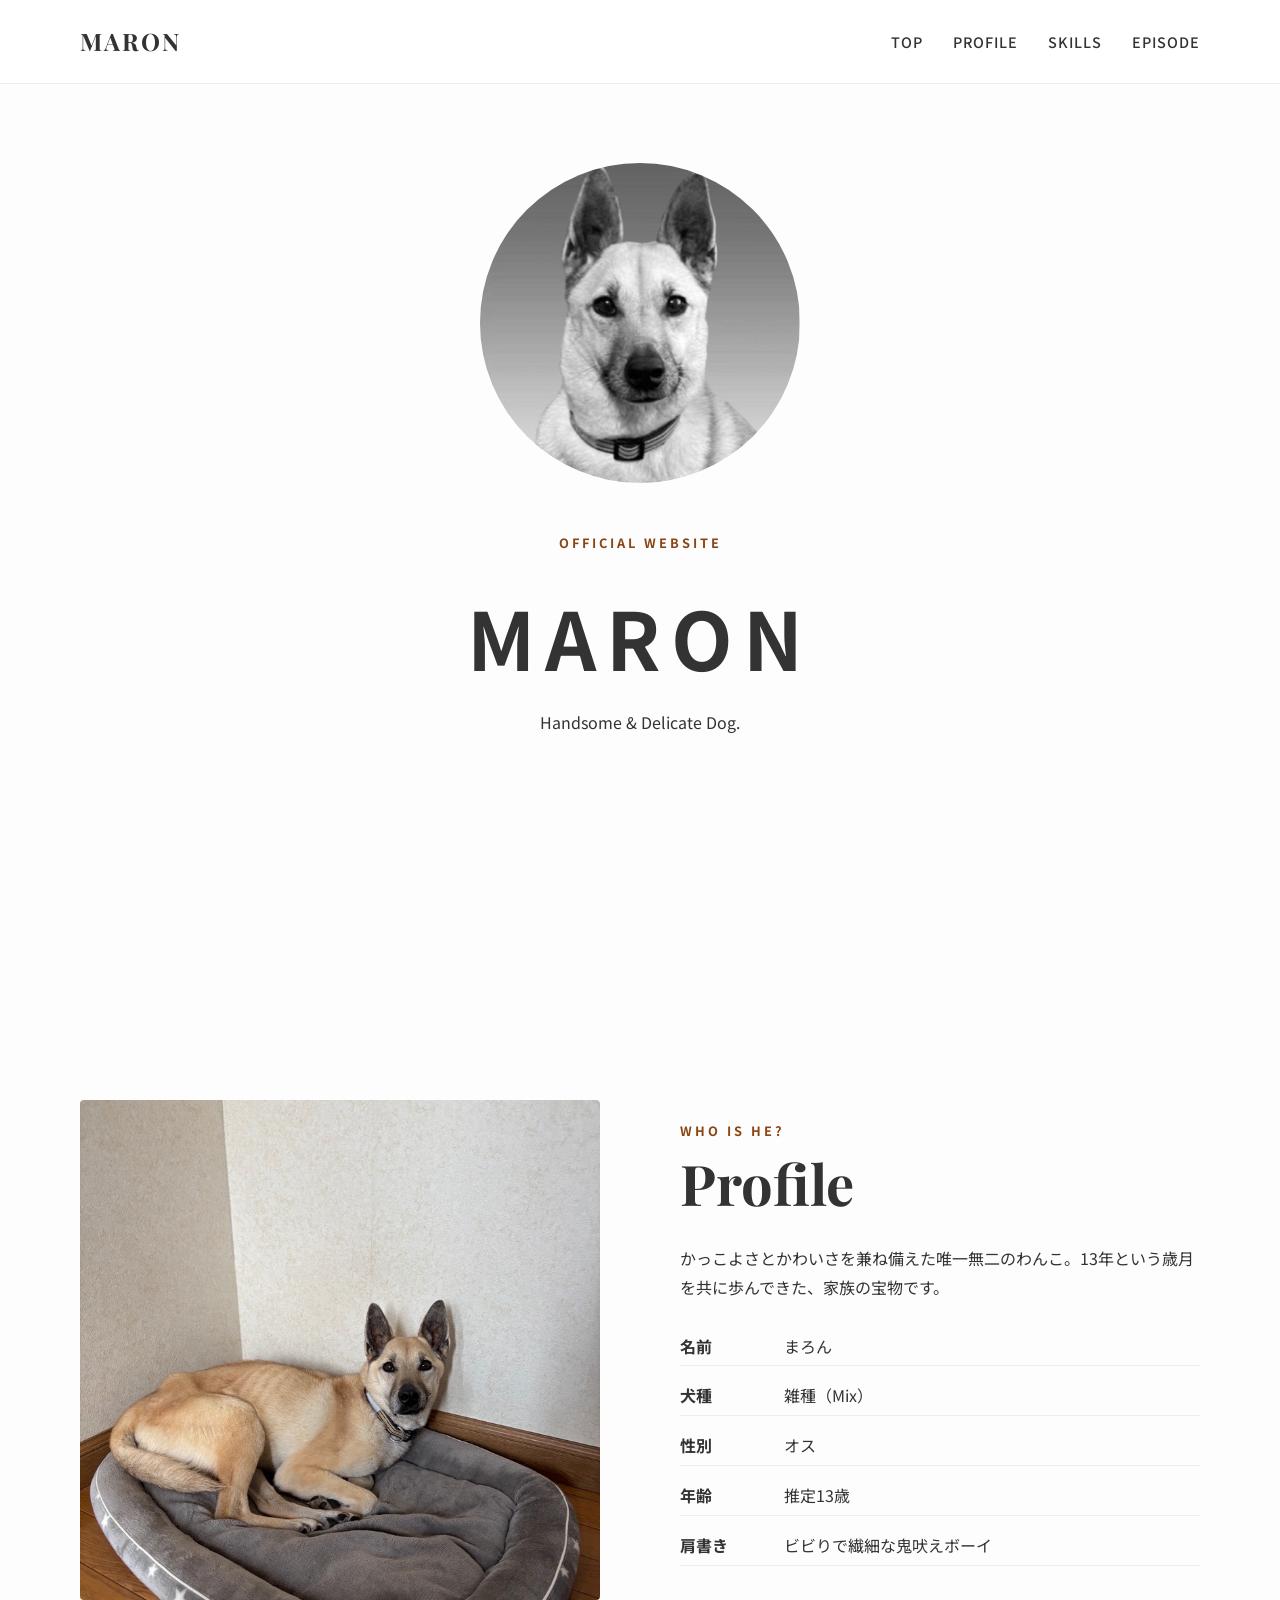
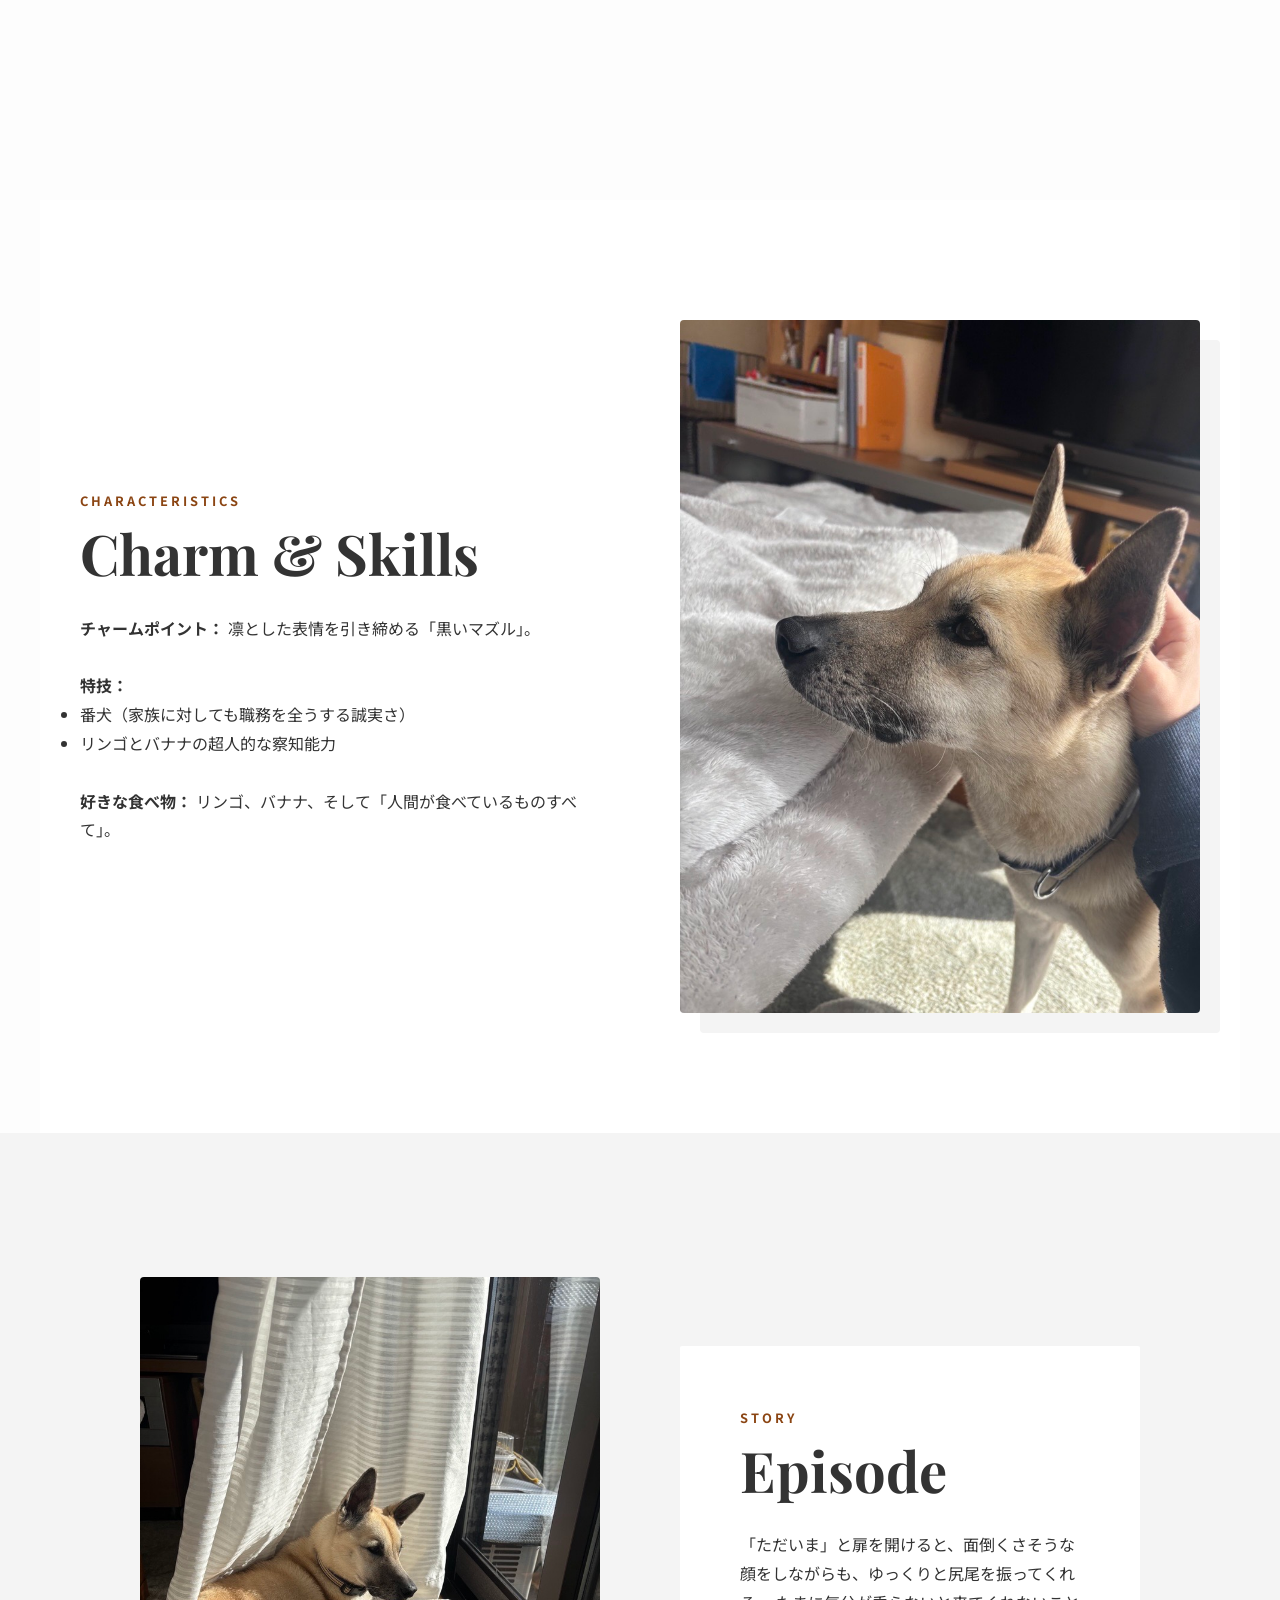
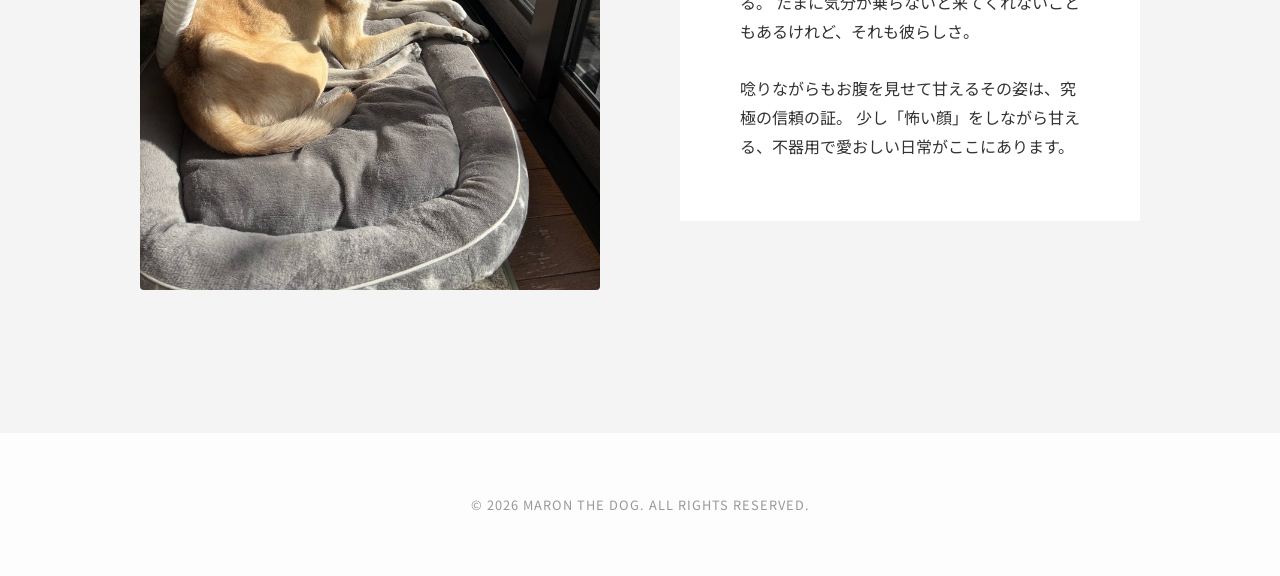
<file: 新しいフォルダー/index.html.html>
<!DOCTYPE html>
<html lang="ja">
<head>
    <meta charset="UTF-8">
    <meta name="viewport" content="width=device-width, initial-scale=1.0">
    <title>MARON Official Website | まろん公式サイト</title>
    <link href="https://fonts.googleapis.com/css2?family=Noto+Sans+JP:wght@300;500;700&family=Playfair+Display:ital,wght@0,700;1,700&display=swap" rel="stylesheet">
    <style>
        /* 全体設定 */
        :root {
            --bg-color: #fdfdfd;
            --text-color: #333;
            --accent-color: #8b4513; /* マズルをイメージした深い茶色 */
            --gray-light: #f4f4f4;
        }

        * {
            margin: 0;
            padding: 0;
            box-sizing: border-box;
        }

        html {
            scroll-behavior: smooth;
        }

        body {
            font-family: 'Noto Sans JP', sans-serif;
            background-color: var(--bg-color);
            color: var(--text-color);
            line-height: 1.8;
            overflow-x: hidden;
        }

        /* ナビゲーション */
        nav {
            position: fixed;
            top: 0;
            width: 100%;
            background: rgba(255, 255, 255, 0.9);
            backdrop-filter: blur(5px);
            z-index: 1000;
            padding: 20px 0;
            border-bottom: 1px solid #eee;
        }

        nav .container {
            display: flex;
            justify-content: space-between;
            align-items: center;
            max-width: 1200px;
            margin: 0 auto;
            padding: 0 40px;
        }

        .nav-logo {
            font-family: 'Playfair Display', serif;
            font-size: 1.5rem;
            font-weight: bold;
            letter-spacing: 2px;
        }

        nav ul {
            display: flex;
            gap: 30px;
            list-style: none;
        }

        nav a {
            text-decoration: none;
            color: var(--text-color);
            font-size: 0.9rem;
            font-weight: 500;
            transition: 0.3s;
            text-transform: uppercase;
            letter-spacing: 1px;
        }

        nav a:hover {
            color: var(--accent-color);
        }

        /* 共通セクション設定 */
        section {
            padding: 120px 40px;
            min-height: 100vh;
            display: flex;
            align-items: center;
            max-width: 1200px;
            margin: 0 auto;
        }

        .content-wrapper {
            display: grid;
            grid-template-columns: 1fr 1fr;
            gap: 80px;
            align-items: center;
        }

        h2 {
            font-family: 'Playfair Display', serif;
            font-size: 3.5rem;
            margin-bottom: 30px;
            line-height: 1.1;
        }

        .sub-title {
            display: block;
            font-size: 0.8rem;
            font-weight: bold;
            color: var(--accent-color);
            margin-bottom: 10px;
            letter-spacing: 3px;
        }

        /* 各セクション固有のデザイン */
        
        /* 1. TOP (Hero) */
        #top {
            justify-content: center;
            text-align: center;
        }

        .hero-img-container {
            position: relative;
            margin-bottom: 40px;
        }

        .hero-img {
            width: 320px;
            height: 320px;
            object-fit: cover;
            border-radius: 50%;
            filter: grayscale(100%);
            transition: 1.5s ease;
        }

        #top:hover .hero-img {
            filter: grayscale(0%);
        }

        .hero-title {
            font-size: 5rem;
            letter-spacing: 10px;
        }

        /* 2. PROFILE */
        .profile-img {
            width: 100%;
            height: 500px;
            object-fit: cover;
            border-radius: 4px;
        }

        .data-list {
            margin-top: 30px;
        }

        .data-item {
            margin-bottom: 15px;
            border-bottom: 1px solid #eee;
            padding-bottom: 5px;
        }

        .data-label {
            font-weight: bold;
            width: 100px;
            display: inline-block;
        }

        /* 3. SKILLS & CHARM */
        #skills { background-color: #fff; }
        .muzzle-img {
            width: 100%;
            border-radius: 4px;
            box-shadow: 20px 20px 0 var(--gray-light);
        }

        /* 4. EPISODE */
        #episode { background-color: var(--gray-light); min-width: 100vw; }
        .episode-card {
            background: white;
            padding: 60px;
            border-radius: 2px;
        }

        /* フッター */
        footer {
            text-align: center;
            padding: 60px 0;
            font-size: 0.8rem;
            color: #999;
            letter-spacing: 1px;
        }

        /* レスポンシブ (スマホ対応) */
        @media (max-width: 768px) {
            .content-wrapper { grid-template-columns: 1fr; gap: 40px; }
            h2 { font-size: 2.5rem; }
            .hero-title { font-size: 3rem; }
            nav .container { padding: 0 20px; }
            nav ul { display: none; } /* スマホではシンプルに */
        }
    </style>
</head>
<body>

    <nav>
        <div class="container">
            <div class="nav-logo">MARON</div>
            <ul>
                <li><a href="#top">Top</a></li>
                <li><a href="#profile">Profile</a></li>
                <li><a href="#skills">Skills</a></li>
                <li><a href="#episode">Episode</a></li>
            </ul>
        </div>
    </nav>

    <section id="top">
        <div>
            <div class="hero-img-container">
                <img src="Image.jpg" alt="Maron Hero" class="hero-img">
            </div>
            <span class="sub-title">OFFICIAL WEBSITE</span>
            <h1 class="hero-title">MARON</h1>
            <p>Handsome & Delicate Dog.</p>
        </div>
    </section>

    <section id="profile">
        <div class="content-wrapper">
            <img src="Image (1).jpg" alt="Maron Profile" class="profile-img">
            <div>
                <span class="sub-title">WHO IS HE?</span>
                <h2>Profile</h2>
                <p>かっこよさとかわいさを兼ね備えた唯一無二のわんこ。13年という歳月を共に歩んできた、家族の宝物です。</p>
                
                <div class="data-list">
                    <div class="data-item"><span class="data-label">名前</span> まろん</div>
                    <div class="data-item"><span class="data-label">犬種</span> 雑種（Mix）</div>
                    <div class="data-item"><span class="data-label">性別</span> オス</div>
                    <div class="data-item"><span class="data-label">年齢</span> 推定13歳</div>
                    <div class="data-item"><span class="data-label">肩書き</span> ビビりで繊細な鬼吠えボーイ</div>
                </div>
            </div>
        </div>
    </section>

    <section id="skills">
        <div class="content-wrapper">
            <div>
                <span class="sub-title">CHARACTERISTICS</span>
                <h2>Charm & Skills</h2>
                <p><strong>チャームポイント：</strong> 凛とした表情を引き締める「黒いマズル」。</p>
                <br>
                <p><strong>特技：</strong></p>
                <ul>
                    <li>番犬（家族に対しても職務を全うする誠実さ）</li>
                    <li>リンゴとバナナの超人的な察知能力</li>
                </ul>
                <br>
                <p><strong>好きな食べ物：</strong> リンゴ、バナナ、そして「人間が食べているものすべて」。</p>
            </div>
            <img src="Image (4).jpg" alt="Maron Muzzle" class="muzzle-img">
        </div>
    </section>

    <section id="episode">
        <div class="content-wrapper" style="max-width: 1000px; margin: 0 auto;">
            <img src="Image (2).jpg" alt="Maron Life" style="width: 100%; border-radius: 4px;">
            <div class="episode-card">
                <span class="sub-title">STORY</span>
                <h2>Episode</h2>
                <p>
                    「ただいま」と扉を開けると、面倒くさそうな顔をしながらも、ゆっくりと尻尾を振ってくれる。
                    たまに気分が乗らないと来てくれないこともあるけれど、それも彼らしさ。
                </p>
                <br>
                <p>
                    唸りながらもお腹を見せて甘えるその姿は、究極の信頼の証。
                    少し「怖い顔」をしながら甘える、不器用で愛おしい日常がここにあります。
                </p>
            </div>
        </div>
    </section>

    <footer>
        <p>&copy; 2026 MARON THE DOG. ALL RIGHTS RESERVED.</p>
    </footer>

</body>
</html>
</file>
<file: game/css/style.css>
* {
    margin: 0;
    padding: 0;
    box-sizing: border-box;
}

html, body {
    width: 100%;
    height: 100%;
    background: #1a1a2e;
    overflow: hidden;
    font-family: 'Noto Sans JP', sans-serif;
    touch-action: none;
}

body {
    display: flex;
    flex-direction: column;
    align-items: center;
    justify-content: center;
    gap: 12px;
}

#game-wrap {
    position: relative;
    width: min(96vw, calc(96vh * 960 / 544 - 60px));
    aspect-ratio: 960 / 544;
    box-shadow: 0 10px 40px rgba(0, 0, 0, 0.6);
    border-radius: 6px;
    overflow: hidden;
}

#game {
    width: 100%;
    height: 100%;
    display: block;
    image-rendering: pixelated;
    image-rendering: crisp-edges;
    background: #5c94fc;
}

#help {
    color: #8888aa;
    font-size: 12px;
    letter-spacing: 1px;
    text-align: center;
    padding: 0 10px;
}

/* ---- タッチ操作 (タッチデバイスのみ、ゲーム画面の下に表示) ---- */
#touch-controls {
    display: none;
    width: min(96vw, calc(96vh * 960 / 544 - 60px));
    justify-content: space-between;
    align-items: center;
}

@media (pointer: coarse) {
    #touch-controls {
        display: flex;
    }

    /* ボタンの分の高さを確保してはみ出しを防ぐ */
    #game-wrap,
    #touch-controls {
        width: min(96vw, calc((100vh - 130px) * 960 / 544));
    }

    /* スマホではキーボード説明は不要 */
    #help {
        display: none;
    }
}

.tc-group {
    display: flex;
    gap: 16px;
}

.tc-btn {
    width: 64px;
    height: 64px;
    border: 2px solid rgba(255, 255, 255, 0.5);
    border-radius: 12px;
    background: rgba(0, 0, 0, 0.30);
    color: rgba(255, 255, 255, 0.85);
    font-size: 22px;
    font-weight: bold;
    user-select: none;
    -webkit-user-select: none;
    touch-action: none;
}

.tc-round { border-radius: 50%; }

.tc-btn:active {
    background: rgba(255, 255, 255, 0.35);
}
</file>
